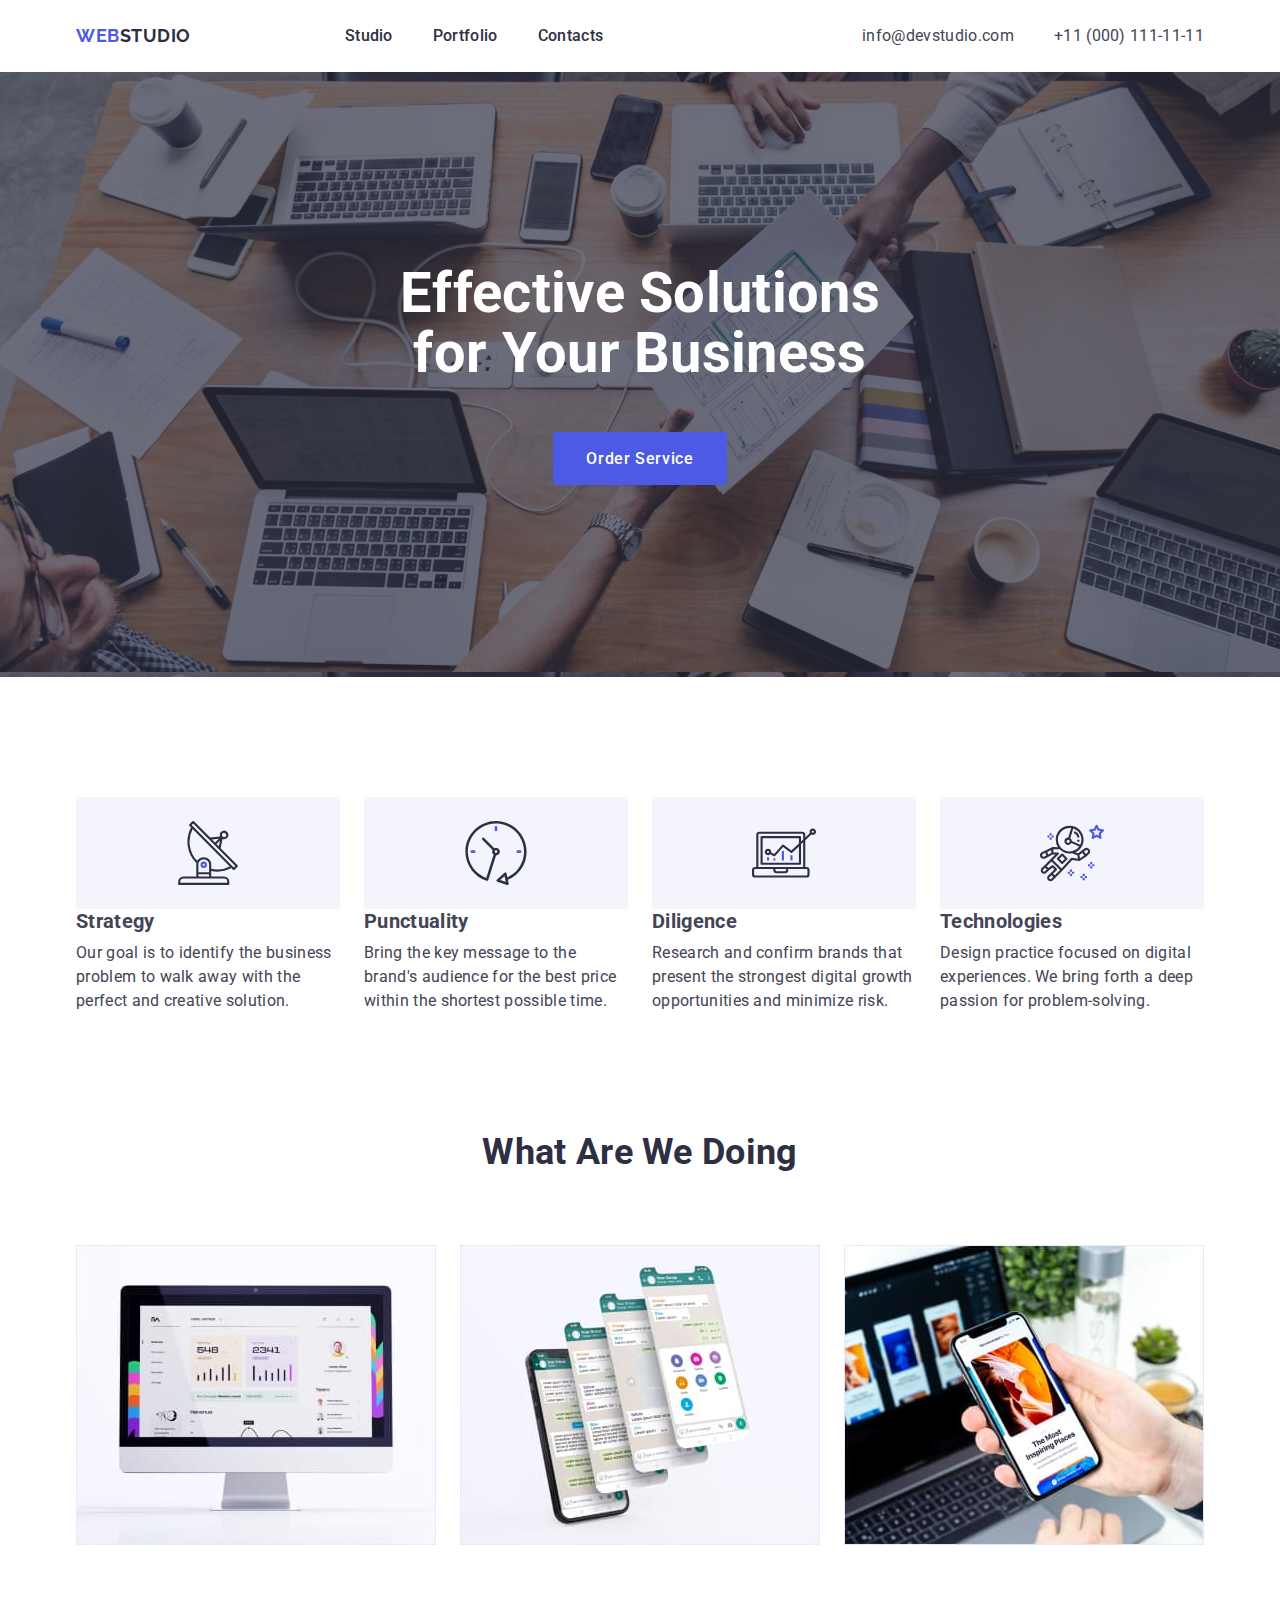
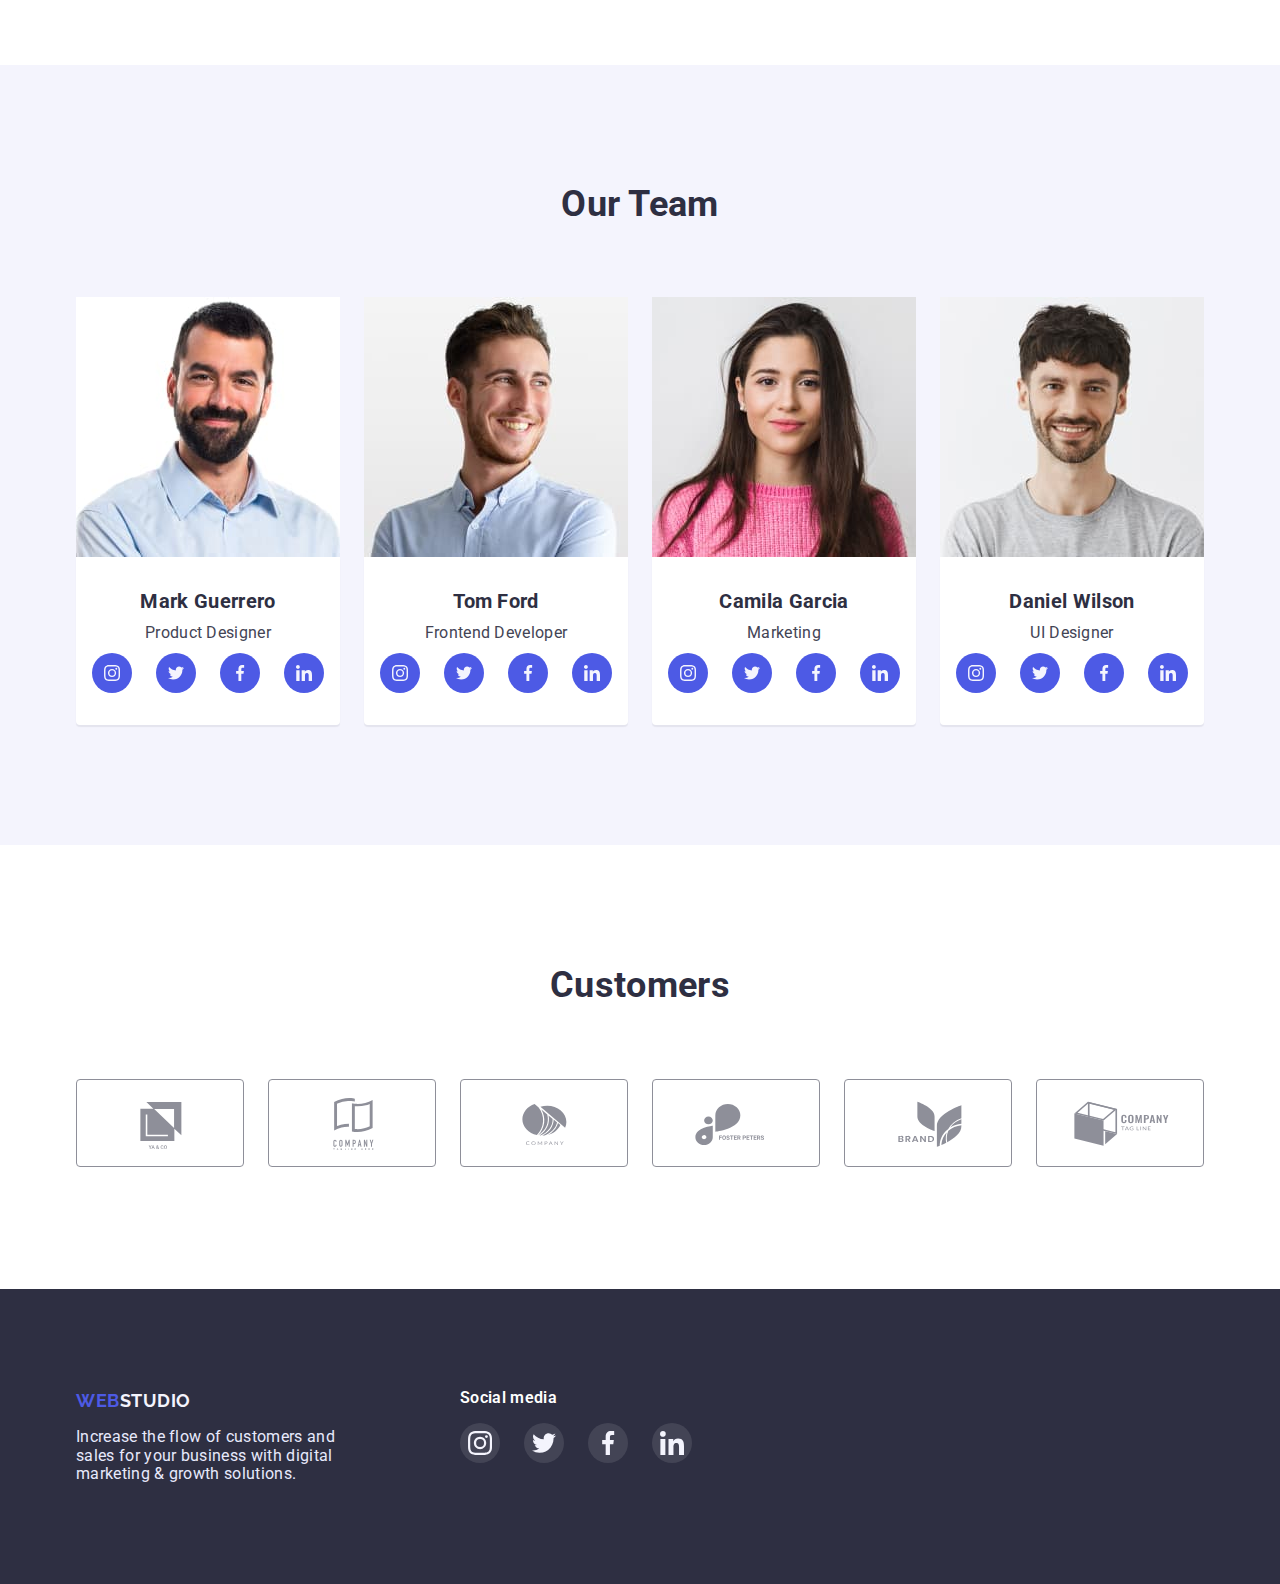
<file: index.html>
<!DOCTYPE html>
<html lang="en">
  <head>
    <meta charset="UTF-8" />
    <meta http-equiv="X-UA-Compatible" content="IE=edge" />
    <meta name="viewport" content="width=device-width, initial-scale=1.0" />
    <title>Studio</title>
    <link rel="preconnect" href="https://fonts.googleapis.com" />
    <link rel="preconnect" href="https://fonts.gstatic.com" crossorigin />
    <link
      href="https://fonts.googleapis.com/css2?family=Raleway:wght@700&family=Roboto:wght@400;500;700;900&display=swap"
      rel="stylesheet"/>
      <link rel="stylesheet" href="https://cdn.jsdelivr.net/npm/modern-normalize@1.1.0/modern-normalize.min.css">
    <link rel="stylesheet" href="./styles.css" />
  </head>
  <body>
    <header class="header">
     <div class="container container-page-header">
      <nav class="nav">
        <a href="./index.html" class="logo link">Web<span class="logo logo-header">Studio</span></a>
        <ul class="nav-list list">
          <li class="item"><a href="./index.html" class="nav-link link">Studio</a></li>
          <li class="item">
            <a href="./portfolio.html" class="nav-link link">Portfolio</a>
          </li>
          <li class="item"><a href="#" class="nav-link link">Contacts</a></li>
        </ul>
      </nav>
      <ul class="address-list list">
        <li>
          <a href="mailto:info@devstudio.com" class="address-link link">info@devstudio.com</a>
        </li>
        <li>
          <a href="tel:+11(000)1111111" class="address-link link">+11 (000) 111-11-11</a>
        </li>
      </ul>
     </div>
    </header>
    <main>
      <section class="hero">
        <div class="container">
        <h1 class="hero-title">Effective Solutions for Your Business</h1>
        <button type="button" class="hero-button">Order Service</button>
      </div>
      </section>
      <section class="features">
        <h2 hidden class="features-title">Our benefits</h2>
        <ul class="features-list list container">
          <li class="item">
            <div class="features-wrapper">
              <svg class="features-icon" width="64" height="64" >
                <use href="./images/sprite.svg#icon-antenna" ></use>
              </svg>
            </div>
            <h3 class="title">Strategy</h3>
            <p class="text">
              Our goal is to identify the business problem to walk away with the
              perfect and creative solution. 
            </p>
          </li>
          <li class="item">
            <div class="features-wrapper">
              <svg class="features-icon" width="64" height="64" >
                <use href="./images/sprite.svg#icon-clock" ></use>
              </svg>
            </div>
            <h3 class="title">Punctuality</h3>
            <p class="text">
              Bring the key message to the brand's audience for the best price
              within the shortest possible time.
            </p>
          </li>
          <li class="item"> 
            <div class="features-wrapper">
              <svg class="features-icon" width="64" height="64" >
                <use href="./images/sprite.svg#icon-diagram" ></use>
              </svg>
            </div>
            <h3 class="title">Diligence</h3>
            <p class="text">
              Research and confirm brands that present the strongest digital
              growth opportunities and minimize risk.
            </p>
          </li>
          <li class="item">
            <div class="features-wrapper">
              <svg class="features-icon" width="64" height="64" >
                <use href="./images/sprite.svg#icon-astronaut" ></use>
              </svg>
            </div>
            <h3 class="title">Technologies</h3>
            <p class="text">
              Design practice focused on digital experiences. We bring forth a
              deep passion for problem-solving.
            </p>
          </li>
        </ul>
      </section>
      <section class="concept">
   <div class="container">
    <h2 class="concept-title">What are we doing</h2>
    <ul class="concept-list list">
      <li class="item">
      <img
      class="concept-image"
      src="./images/computer.jpg"
      alt="Screen of the computer"
      width="360"
      height="300"/>
  </li>

      <li class="item">
        <img
          class="concept-image"
          src="./images/phone.jpg"
          alt="Phone"
          width="360"
          height="300"/>
      </li>
      <li class="item">
        <img
          class="concept-image"
          src="./images/laptop-and-phone.jpg"
          alt="Laptop and phone"
          width="360"
          height="300"/>
      </li>
      
    </ul>
   </div>
      </section>
      <section class="team">
<div class="container">
  <h2 class="team-title">Our Team</h2>
  <ul class="team-list list">
    <li class="item">
      <img
        class="emploee-image"
        src="./images/mark-guerrero.jpg"
        alt="Product Designer"
        width="264"
        height="260"/>
        <div class="emploee-card-wrapper">
          <h3 class="title">Mark Guerrero</h3>
          <p class="text">Product Designer</p>
          <ul class="social-list list">
            <li class="social-item">
              <a href="#" class="social-link">
              <svg class="social-icon" width="16" height="16" > 
                <use href="./images/sprite.svg#icon-instagram" ></use> </svg>
            </a>
            </li>
            <li class="social-item">
              <a href="#" class="social-link">
              <svg class="social-icon" width="16" height="16" > 
                <use href="./images/sprite.svg#icon-twitter"></use>
              </svg>
            </a>
          </li>
            <li class="social-item">
              <a href="#" class="social-link">
              <svg class="social-icon" width="16" height="16"> 
                <use href="./images/sprite.svg#icon-facebook"></use> </svg>
            </a>
          </li>
            <li class="social-item">
              <a href="#" class="social-link">
              <svg class="social-icon" width="16" height="16"> 
                <use href="./images/sprite.svg#icon-linkedin"></use> </svg>
            </a>
          </li>
          </ul>
        </div>


    </li>
    <li class="item">
      <img
        class="emploee-image"
        src="./images/tom-ford.jpg"
        alt="Frontend Developer"
        width="264"
        height="260"/>
     <div class="emploee-card-wrapper">
      <h3 class="title">Tom Ford</h3>
      <p class="text">Frontend Developer</p>
      <ul class="social-list list">
        <li class="social-item">
          <a href="#" class="social-link">
          <svg class="social-icon" width="16" height="16" > 
            <use href="./images/sprite.svg#icon-instagram" ></use> </svg>
        </a>
        </li>
        <li class="social-item">
          <a href="#" class="social-link">
          <svg class="social-icon" width="16" height="16" > 
            <use href="./images/sprite.svg#icon-twitter"></use>
          </svg>
        </a>
      </li>
        <li class="social-item">
          <a href="#" class="social-link">
          <svg class="social-icon" width="16" height="16"> 
            <use href="./images/sprite.svg#icon-facebook"></use> </svg>
        </a>
      </li>
        <li class="social-item">
          <a href="#" class="social-link">
          <svg class="social-icon" width="16" height="16"> 
            <use href="./images/sprite.svg#icon-linkedin"></use> </svg>
        </a>
      </li>
      </ul>
     </div>
    </li>
    <li class="item">
      <img
        class="emploee-image"
        src="./images/camila-garcia.jpg"
        alt="Marketing Manager"
        width="264"
        height="260"/>
        <div class="emploee-card-wrapper">
          <h3 class="title">Camila Garcia</h3>
          <p class="text">Marketing</p>
          <ul class="social-list list">
            <li class="social-item">
              <a href="#" class="social-link">
              <svg class="social-icon" width="16" height="16" > 
                <use href="./images/sprite.svg#icon-instagram" ></use> </svg>
            </a>
            </li>
            <li class="social-item">
              <a href="#" class="social-link">
              <svg class="social-icon" width="16" height="16" > 
                <use href="./images/sprite.svg#icon-twitter"></use>
              </svg>
            </a>
          </li>
            <li class="social-item">
              <a href="#" class="social-link">
              <svg class="social-icon" width="16" height="16"> 
                <use href="./images/sprite.svg#icon-facebook"></use> </svg>
            </a>
          </li>
            <li class="social-item">
              <a href="#" class="social-link">
              <svg class="social-icon" width="16" height="16"> 
                <use href="./images/sprite.svg#icon-linkedin"></use> </svg>
            </a>
          </li>
          </ul>
         </div>

    </li>
    <li class="item">
      <img
        class="emploee-image"
        src="./images/daniel-wilson.jpg"
        alt="UI Designer"
        width="264"
        height="260"/>
        <div class="emploee-card-wrapper">
          <h3 class="title">Daniel Wilson</h3>
          <p class="text">UI Designer</p>
          <ul class="social-list list">
            <li class="social-item">
              <a href="#" class="social-link">
              <svg class="social-icon" width="16" height="16" > 
                <use href="./images/sprite.svg#icon-instagram" ></use> </svg>
            </a>
            </li>
            <li class="social-item">
              <a href="#" class="social-link">
              <svg class="social-icon" width="16" height="16" > 
                <use href="./images/sprite.svg#icon-twitter"></use>
              </svg>
            </a>
          </li>
            <li class="social-item">
              <a href="#" class="social-link">
              <svg class="social-icon" width="16" height="16"> 
                <use href="./images/sprite.svg#icon-facebook"></use> </svg>
            </a>
          </li>
            <li class="social-item">
              <a href="#" class="social-link">
              <svg class="social-icon" width="16" height="16"> 
                <use href="./images/sprite.svg#icon-linkedin"></use> </svg>
            </a>
          </li>
          </ul>
         </div>

    </li>
  </ul>
</div>
      </section>
      <section class="customers">
        <div class="container">
          <h2 class="customers-title">Customers</h2>
          <ul class="customers-list list">
            <li class="customers-item"> 
              <a class="customers-link" href="#">
                <svg class="customers-icon" width="104" height="56" >
                  <use href="./images/sprite.svg#icon-logo"></use>
                </svg>
              </a>
          </li>
            <li class="customers-item"> 
              <a class="customers-link" href="#">
                <svg class="customers-icon" width="104" height="56">
                  <use href="./images/sprite.svg#icon-logo-1" ></use>
                </svg>
              </a>
</li>
            <li class="customers-item"> 
              <a class="customers-link" href="#">
                <svg class="customers-icon" width="104" height="56">
                  <use href="./images/sprite.svg#icon-logo-2" ></use>
                </svg>
              </a>
              </li>
            <li class="customers-item"> 
              <a class="customers-link" href="#">
                <svg class="customers-icon" width="104" height="56">
                  <use href="./images/sprite.svg#icon-logo-3" ></use>
                </svg>

              </a>
              </li>
            <li class="customers-item"> 
              <a class="customers-link" href="#">
                <svg class="customers-icon" width="104" height="56">
                  <use href="./images/sprite.svg#icon-logo-4" ></use>
                </svg>
              </a>
              </li>
            <li class="customers-item"> 
              <a class="customers-link" href="#">
                <svg class="customers-icon" width="104" height="56">
                  <use href="./images/sprite.svg#icon-logo-5" ></use>
                </svg>
              </a>
              </li>
          </ul>
        </div>
      </section>
    </main>
    <footer class="footer">
      <div class="container flex">
<div class="footer-wrapper-description">
  <a href="./index.html" class="logo link">WEB<span class="logo-footer">STUDIO</span></a>
  <p class="text-footer">
    Increase the flow of customers and sales for your business with digital
    marketing & growth solutions.</p>
</div>
   <div class="footer-social-wrapper">
    <p class="text">Social media</p>
    <ul class="social-list list">
      <li class="social-item">
        <a href="#" class="social-link dark-theme">
        <svg class="social-icon" width="24" height="24" > 
          <use href="./images/sprite.svg#icon-instagram" ></use> </svg>
      </a>
      </li>
      <li class="social-item">
        <a href="#" class="social-link dark-theme">
        <svg class="social-icon" width="24" height="24" > 
          <use href="./images/sprite.svg#icon-twitter"></use>
        </svg>
      </a>
    </li>
      <li class="social-item">
        <a href="#" class="social-link dark-theme">
        <svg class="social-icon" width="24" height="24"> 
          <use href="./images/sprite.svg#icon-facebook"></use> </svg>
      </a>
    </li>
      <li class="social-item">
        <a href="#" class="social-link dark-theme">
        <svg class="social-icon" width="24" height="24"> 
          <use href="./images/sprite.svg#icon-linkedin"></use> </svg>
      </a>
    </li>
    </ul>
   </div>
      </div>

      </p>
    </footer>
  </body>
</html>
</file>
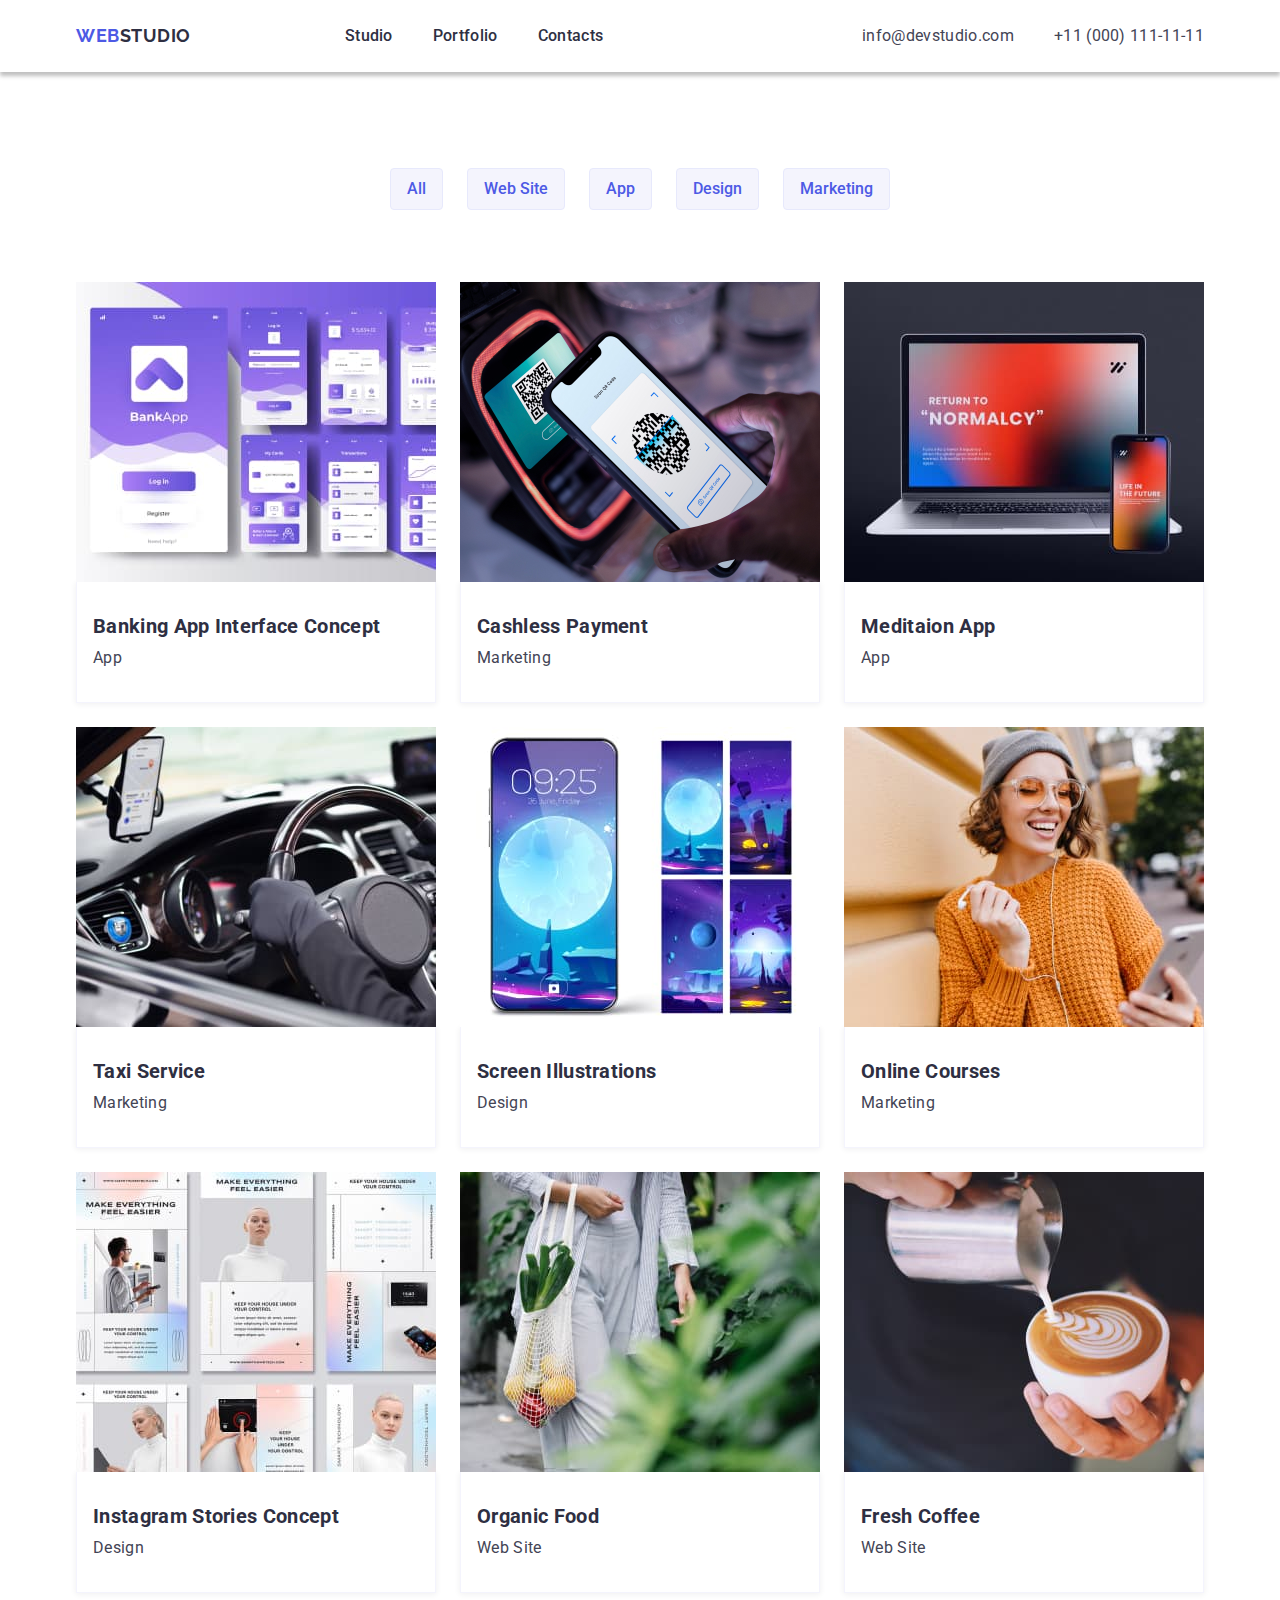
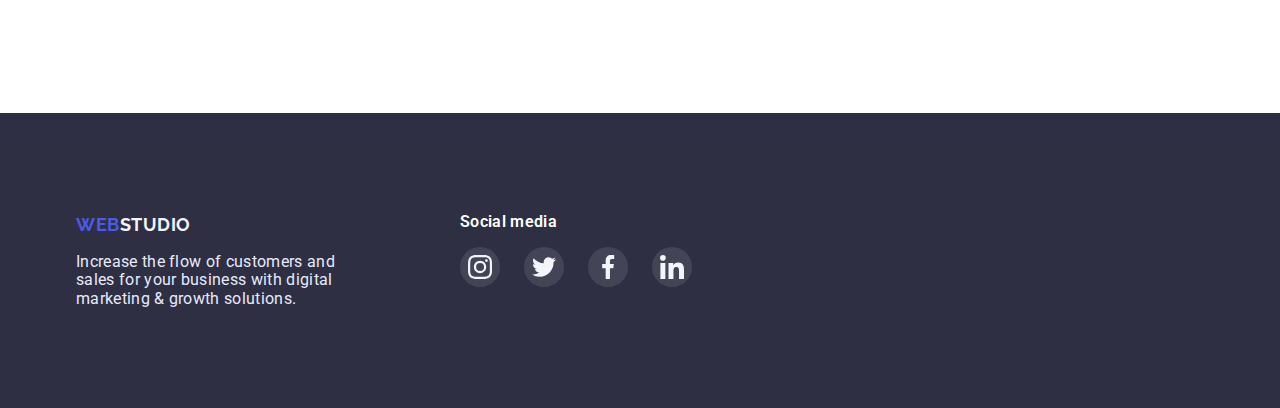
<file: portfolio.html>
<!DOCTYPE html>
<html lang="en">
  <head>
    <meta charset="UTF-8" />
    <meta http-equiv="X-UA-Compatible" content="IE=edge" />
    <meta name="viewport" content="width=device-width, initial-scale=1.0" />
    <title>Portfolio</title>
    <link rel="preconnect" href="https://fonts.googleapis.com" />
    <link rel="preconnect" href="https://fonts.gstatic.com" crossorigin />
    <link
      href="https://fonts.googleapis.com/css2?family=Raleway:wght@700&family=Roboto:wght@400;500;700;900&display=swap"
      rel="stylesheet"
    />
    <link rel="stylesheet" href="https://cdn.jsdelivr.net/npm/modern-normalize@1.1.0/modern-normalize.min.css">
    <link rel="stylesheet" href="./styles.css" />
  </head>
  <body>
    <header class="header">
      <div class="container container-page-header">
       <nav class="nav">
         <a href="./index.html" class="logo link">Web<span class="logo logo-header">Studio</span></a>
         <ul class="nav-list list">
           <li><a href="./index.html" class="nav-link link">Studio</a></li>
           <li>
             <a href="./portfolio.html" class="nav-link link">Portfolio</a>
           </li>
           <li><a href="#" class="nav-link link">Contacts</a></li>
         </ul>
       </nav>
       <ul class="address-list list">
         <li>
           <a href="mailto:info@devstudio.com" class="address-link link">info@devstudio.com</a>
         </li>
         <li>
           <a href="tel:+11(000)1111111" class="address-link link">+11 (000) 111-11-11</a>
         </li>
       </ul>
      </div>
     </header>
    <main>
      <section class="filtr">
<div class="container">
  <h1 hidden class="filtr-title">Filtr</h1>

  <ul class="filtr-list list">
    <li class="item"><button type="button" class="filtr-button">All</button></li>
    <li class="item"><button type="button" class="filtr-button">Web Site</button></li>
    <li class="item"><button type="button" class="filtr-button">App</button></li>
    <li class="item"><button type="button" class="filtr-button">Design</button></li>
    <li class="item"><button type="button" class="filtr-button">Marketing</button></li>
  </ul>
  <ul class="sample-list list">
    <li class="item">
      <a href="#" class="sample-link link">
          <img
        class="sample-list-image"
        src="./images-portfolio/banking-app-interface-concept.jpg"
        alt="view of interface concept for banking app"
        width="360"
        height="300"/>
      <!-- <p class="text-hidden">
        14 Stylish and User-Friendly App Design Concepts · Task Manager
        App · Calorie Tracker App · Exotic Fruit Ecommerce App · Cloud
        Storage App
      </p> -->
      <div class="sample-card-wrapper">
        <h2 class="title">Banking App Interface Concept</h2>
        <p class="text">App</p>
      </div>
      </a>
    </li>
    <li class="item">
      <a href="#" class="sample-link link"><img
        class="sample-list-image"
        src="./images-portfolio/cashles-payment.jpg"
        alt="the phone pay for something with QR code"
        width="360"
        height="300"/>
      <!-- <p class="text-hidden">
        14 Stylish and User-Friendly App Design Concepts · Task Manager
        App · Calorie Tracker App · Exotic Fruit Ecommerce App · Cloud
        Storage App
      </p> -->
      <div class="sample-card-wrapper">
        <h2 class="title">Cashless Payment</h2>
        <p class="text">Marketing</p>
      </div>
    </a>
    </li>

    <li class="item">
      <a href="#" class="sample-link link">
        <img
        class="sample-list-image"
        src="./images-portfolio/meditaion-app.jpg"
        alt="laptop and phone show an app"
        width="360"
        height="300"/>
      <!-- <p class="text-hidden">
        14 Stylish and User-Friendly App Design Concepts · Task Manager
        App · Calorie Tracker App · Exotic Fruit Ecommerce App · Cloud
        Storage App
      </p> -->
      <div class="sample-card-wrapper">
        <h2 class="title">Meditaion App</h2>
        <p class="text">App</p>
      </div>
    </a>
    </li>
    <li class="item">
      <a href="#" class="sample-link link"><img
        class="sample-list-image"
        src="./images-portfolio/taxi-service.jpg"
        alt="taxiest driving a car using app"
        width="360"
        height="300"/>
      <!-- <p class="text-hidden">
        14 Stylish and User-Friendly App Design Concepts · Task Manager
        App · Calorie Tracker App · Exotic Fruit Ecommerce App · Cloud
        Storage App
      </p> -->
      <div class="sample-card-wrapper">
        <h2 class="title">Taxi Service</h2>
        <p class="text">Marketing</p>
      </div>
    </a>
    </li>
    <li class="item">
      <a href="#" class="sample-link link">
        <img
        class="sample-list-image"
        src="./images-portfolio/screen-illustrations.jpg"
        alt="different screen illustration of app"
        width="360"
        height="300"/>
      <!-- <p class="text-hidden">
        14 Stylish and User-Friendly App Design Concepts · Task Manager
        App · Calorie Tracker App · Exotic Fruit Ecommerce App · Cloud
        Storage App
      </p> -->
      <div class="sample-card-wrapper">
        <h2 class="title">Screen Illustrations</h2>
        <p class="text">Design</p>
      </div>
    </a>
    </li>
    <li class="item">
      <a href="#" class="sample-link link"><img
        class="sample-list-image"
        src="./images-portfolio/online-courses.jpg"
        alt="girl using an app on the phone"
        width="360"
        height="300"/>
      <!-- <p class="text-hidden">
        14 Stylish and User-Friendly App Design Concepts · Task Manager
        App · Calorie Tracker App · Exotic Fruit Ecommerce App · Cloud
        Storage App
      </p> -->
      <div class="sample-card-wrapper">
        <h2 class="title">Online Courses</h2>
        <p class="text">Marketing</p>
      </div>
    </a>
    </li>
    <li class="item">
      <a href="#" class="sample-link link"><img
        class="sample-list-image"
        src="./images-portfolio/instagram-stories-concept.jpg"
        alt="different contents for instagram"
        width="360"
        height="300"/>
      <!-- <p class="text-hidden">
        14 Stylish and User-Friendly App Design Concepts · Task Manager
        App · Calorie Tracker App · Exotic Fruit Ecommerce App · Cloud
        Storage App
      </p> -->
      <div class="sample-card-wrapper">
        <h2 class="title">Instagram Stories Concept</h2>
        <p class="text">Design</p>
      </div>
    </a>
    </li>
    <li class="item">
      <a href="#" class="sample-link link">
        <img
        class="sample-list-image"
        src="./images-portfolio/organic-food.jpg"
        alt="woman carries a bag with organic food"
        width="360"
        height="300"/>
      <!-- <p class="text-hidden">
        14 Stylish and User-Friendly App Design Concepts · Task Manager
        App · Calorie Tracker App · Exotic Fruit Ecommerce App · Cloud
        Storage App
      </p> -->
      <div class="sample-card-wrapper">
        <h2 class="title">Organic Food</h2>
        <p class="text">Web Site</p>
      </div>
    </a>
    </li>

    <li class="item">
      <a href="#" class="sample-link link"><img
        class="sample-list-image"
        src="./images-portfolio/fresh-coffee.jpg"
        alt="somebody is doing cappuchino using latte-art"
        width="360"
        height="300"/>
      <!-- <p class="text-hidden">
        14 Stylish and User-Friendly App Design Concepts · Task Manager
        App · Calorie Tracker App · Exotic Fruit Ecommerce App · Cloud
        Storage App
      </p> -->
      <div class="sample-card-wrapper">
        <h2 class="title">Fresh Coffee</h2>
        <p class="text">Web Site</p>
      </div>
    </a>

    </li>
  </ul>
</div>
      </section>
    </main>
    <footer class="footer">
      <div class="container flex">
<div class="footer-wrapper-description">
  <a href="./index.html" class="logo link">WEB<span class="logo-footer">STUDIO</span></a>
  <p class="text-footer">
    Increase the flow of customers and sales for your business with digital
    marketing & growth solutions.</p>
</div>
   <div class="footer-social-wrapper">
    <p class="text">Social media</p>
    <ul class="social-list list">
      <li class="social-item">
        <a href="#" class="social-link dark-theme">
        <svg class="social-icon" width="24" height="24" > 
          <use href="./images/sprite.svg#icon-instagram" ></use> </svg>
      </a>
      </li>
      <li class="social-item">
        <a href="#" class="social-link dark-theme">
        <svg class="social-icon" width="24" height="24" > 
          <use href="./images/sprite.svg#icon-twitter"></use>
        </svg>
      </a>
    </li>
      <li class="social-item">
        <a href="#" class="social-link dark-theme">
        <svg class="social-icon" width="24" height="24"> 
          <use href="./images/sprite.svg#icon-facebook"></use> </svg>
      </a>
    </li>
      <li class="social-item">
        <a href="#" class="social-link dark-theme">
        <svg class="social-icon" width="24" height="24"> 
          <use href="./images/sprite.svg#icon-linkedin"></use> </svg>
      </a>
    </li>
    </ul>
   </div>
      </div>

      </p>
    </footer>
  </body>
</html>
</file>
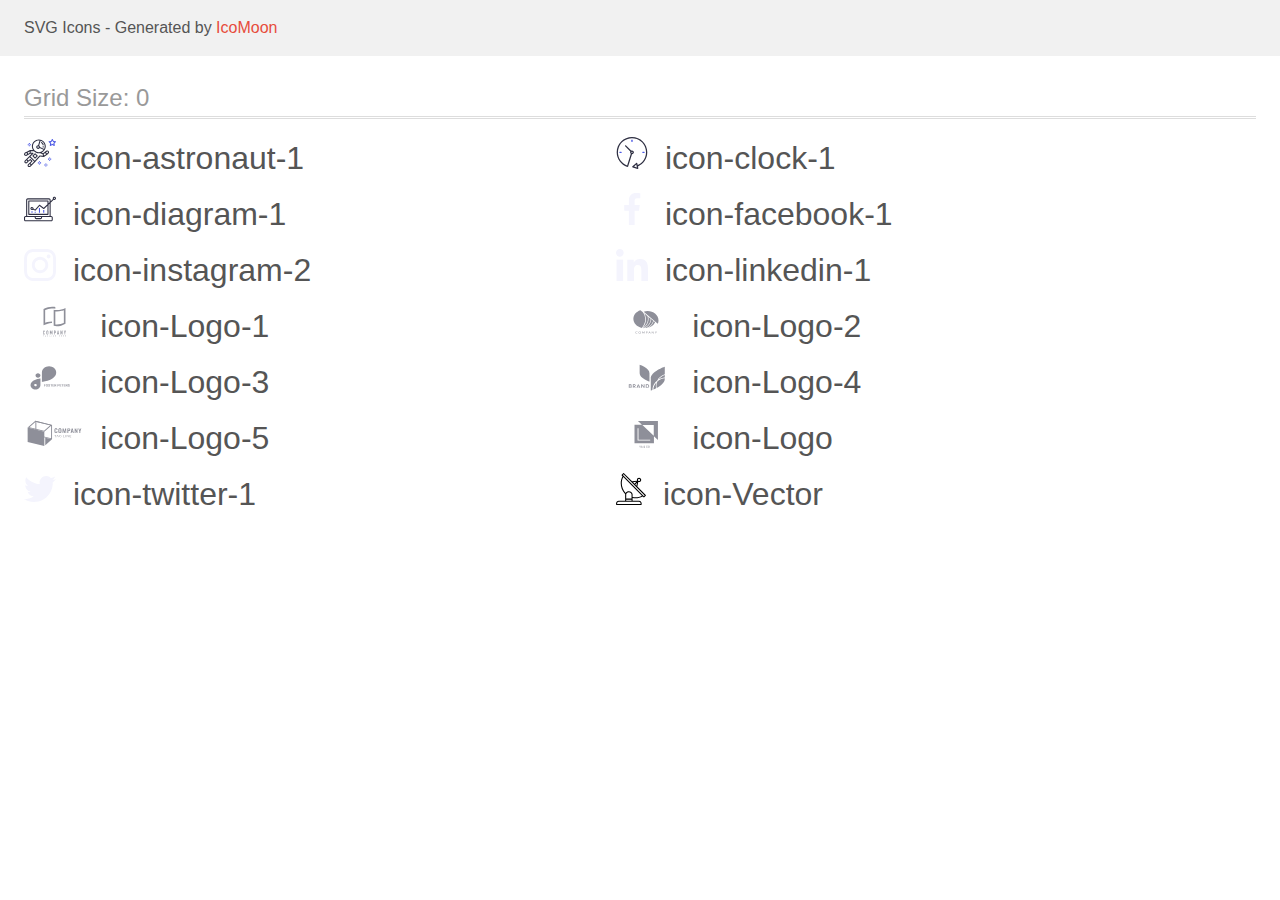
<file: icomoon/demo.html>
<!doctype html>
<html>
<head>
    <title>IcoMoon - SVG Icons</title>
    <meta charset="utf-8">
    <meta name="viewport" content="width=device-width, initial-scale=1">
    <link rel="stylesheet" href="demo-files/demo.css">
    <link rel="stylesheet" href="style.css">
</head>
<body>
<svg aria-hidden="true" style="position: absolute; width: 0; height: 0; overflow: hidden;" version="1.1" xmlns="http://www.w3.org/2000/svg" xmlns:xlink="http://www.w3.org/1999/xlink">
<defs>
<symbol id="icon-astronaut-1" viewBox="0 0 32 32">
<path fill="#4d5ae5" style="fill: var(--color1, #4d5ae5)" d="M31.974 4.524c-0.063-0.193-0.229-0.333-0.43-0.363l-1.91-0.278-0.855-1.731c-0.179-0.365-0.777-0.365-0.956 0l-0.855 1.731-1.91 0.278c-0.201 0.029-0.367 0.17-0.431 0.363-0.062 0.193-0.011 0.405 0.135 0.547l1.383 1.348-0.326 1.903c-0.034 0.2 0.048 0.402 0.212 0.522 0.166 0.121 0.382 0.135 0.562 0.040l1.709-0.899 1.709 0.899c0.078 0.041 0.164 0.061 0.249 0.061 0.11 0 0.221-0.034 0.314-0.102 0.164-0.119 0.246-0.322 0.212-0.522l-0.326-1.903 1.383-1.348c0.145-0.142 0.197-0.354 0.135-0.547zM29.511 5.851c-0.125 0.122-0.183 0.299-0.153 0.472l0.191 1.114-1-0.526c-0.078-0.041-0.163-0.061-0.249-0.061s-0.17 0.020-0.249 0.061l-1.001 0.526 0.191-1.114c0.030-0.173-0.028-0.349-0.153-0.472l-0.81-0.789 1.119-0.163c0.174-0.025 0.324-0.134 0.402-0.292l0.5-1.013 0.5 1.013c0.078 0.157 0.228 0.267 0.402 0.292l1.119 0.163-0.809 0.789z"></path>
<path fill="#4d5ae5" style="fill: var(--color1, #4d5ae5)" d="M26.134 20.522h-1.067v1.067h1.067v-1.067z"></path>
<path fill="#4d5ae5" style="fill: var(--color1, #4d5ae5)" d="M26.134 22.656h-1.067v1.067h1.067v-1.067z"></path>
<path fill="#4d5ae5" style="fill: var(--color1, #4d5ae5)" d="M27.2 21.589h-1.067v1.067h1.067v-1.067z"></path>
<path fill="#4d5ae5" style="fill: var(--color1, #4d5ae5)" d="M25.067 21.589h-1.067v1.067h1.067v-1.067z"></path>
<path fill="#4d5ae5" style="fill: var(--color1, #4d5ae5)" d="M22.4 26.389h-1.067v1.067h1.067v-1.067z"></path>
<path fill="#4d5ae5" style="fill: var(--color1, #4d5ae5)" d="M22.4 28.522h-1.067v1.067h1.067v-1.067z"></path>
<path fill="#4d5ae5" style="fill: var(--color1, #4d5ae5)" d="M23.467 27.456h-1.067v1.067h1.067v-1.067z"></path>
<path fill="#4d5ae5" style="fill: var(--color1, #4d5ae5)" d="M21.333 27.456h-1.067v1.067h1.067v-1.067z"></path>
<path fill="#4d5ae5" style="fill: var(--color1, #4d5ae5)" d="M16 24.256h-1.067v1.067h1.067v-1.067z"></path>
<path fill="#4d5ae5" style="fill: var(--color1, #4d5ae5)" d="M16 26.389h-1.067v1.067h1.067v-1.067z"></path>
<path fill="#4d5ae5" style="fill: var(--color1, #4d5ae5)" d="M17.067 25.322h-1.067v1.067h1.067v-1.067z"></path>
<path fill="#4d5ae5" style="fill: var(--color1, #4d5ae5)" d="M14.933 25.322h-1.067v1.067h1.067v-1.067z"></path>
<path fill="#4d5ae5" style="fill: var(--color1, #4d5ae5)" d="M5.867 6.122h-1.067v1.067h1.067v-1.067z"></path>
<path fill="#4d5ae5" style="fill: var(--color1, #4d5ae5)" d="M5.867 8.255h-1.067v1.067h1.067v-1.067z"></path>
<path fill="#4d5ae5" style="fill: var(--color1, #4d5ae5)" d="M6.933 7.189h-1.067v1.067h1.067v-1.067z"></path>
<path fill="#4d5ae5" style="fill: var(--color1, #4d5ae5)" d="M4.8 7.189h-1.067v1.067h1.067v-1.067z"></path>
<path fill="#2e2f42" style="fill: var(--color2, #2e2f42)" d="M24.715 14.159c-0.287-0.388-0.709-0.637-1.188-0.705-0.481-0.068-0.956 0.058-1.34 0.352l-1.252 0.96-1.898 1.417-1.358-0.541c2.421-1.086 4.114-3.508 4.114-6.32 0-3.823-3.123-6.933-6.961-6.933s-6.961 3.11-6.961 6.933c0 1.386 0.414 2.674 1.12 3.758l-2.764-0.024c-0.002 0-0.003 0-0.005 0-0.009 0-0.015 0.004-0.023 0.005-0.053 0.002-0.105 0.013-0.155 0.031-0.013 0.005-0.026 0.008-0.038 0.013-0.006 0.003-0.013 0.003-0.019 0.006l-3.233 1.596c-0.001 0-0.001 0-0.001 0.001l-1.893 0.911c-0.021 0.009-0.042 0.021-0.063 0.035-0.755 0.502-1.012 1.489-0.598 2.295 0.22 0.429 0.595 0.745 1.056 0.889 0.178 0.055 0.359 0.083 0.539 0.083 0.29 0 0.577-0.071 0.839-0.211l1.388-0.738 2.264-1.169 1.357-0.008-5.442 5.416c-0.001 0.001-0.001 0.001-0.002 0.001l-1.339 1.333c-0.316 0.315-0.49 0.732-0.49 1.178s0.174 0.863 0.49 1.179c0.325 0.323 0.752 0.485 1.179 0.485s0.854-0.162 1.18-0.485l1.314-1.309 1.741-1.3 0.901 0.897-1.762 1.754c-0 0.001-0.001 0.001-0.002 0.001l-1.339 1.333c-0.316 0.315-0.49 0.732-0.49 1.178s0.174 0.863 0.49 1.179c0.325 0.323 0.753 0.485 1.18 0.485s0.855-0.162 1.18-0.485l3.482-3.467c0.001-0.001 0.001-0.001 0.001-0.002l1.010-1-0.004-0.004c0.006-0.006 0.015-0.009 0.022-0.015l5.166-5.658 3.471 0.494c0.025 0.004 0.050 0.005 0.075 0.005 0.065 0 0.127-0.015 0.187-0.038 0.018-0.006 0.033-0.015 0.050-0.023 0.019-0.010 0.039-0.015 0.058-0.027l3.213-2.133c0.012-0.008 0.018-0.021 0.029-0.029 0.013-0.010 0.029-0.014 0.041-0.026l1.271-1.191c0.662-0.62 0.753-1.635 0.212-2.362zM2.13 17.77c-0.173 0.093-0.37 0.111-0.558 0.052-0.187-0.058-0.338-0.186-0.427-0.358-0.161-0.314-0.068-0.695 0.214-0.902l1.314-0.632 0.449 1.313-0.992 0.527zM5.628 15.942l-1.548 0.8-0.439-1.283 2.027-1.001-0.040 1.484zM20.727 9.322c0 0.918-0.219 1.785-0.599 2.559l-4.181-1.899c-0.044-0.573-0.341-1.075-0.788-1.388l1.464-4.86c2.378 0.756 4.105 2.974 4.105 5.588zM8.938 9.322c0-3.235 2.644-5.867 5.894-5.867 0.253 0 0.5 0.021 0.745 0.052l-1.432 4.754c-0.019-0.001-0.037-0.006-0.057-0.006-1.033 0-1.873 0.837-1.873 1.867s0.84 1.867 1.873 1.867c0.694 0 1.294-0.383 1.618-0.945l3.862 1.755c-1.075 1.446-2.795 2.39-4.737 2.39-3.25 0-5.894-2.632-5.894-5.867zM14.894 10.122c0 0.441-0.362 0.8-0.806 0.8s-0.806-0.359-0.806-0.8c0-0.441 0.362-0.8 0.806-0.8s0.806 0.359 0.806 0.8zM2.465 25.146c-0.236 0.234-0.619 0.234-0.854 0.001-0.114-0.114-0.176-0.263-0.176-0.423s0.062-0.309 0.176-0.421l0.962-0.958 0.851 0.848-0.959 0.955zM5.679 28.88c-0.236 0.234-0.619 0.235-0.855 0.001-0.114-0.114-0.176-0.263-0.176-0.423s0.062-0.309 0.176-0.421l0.963-0.959 0.852 0.848-0.96 0.955zM9.16 25.411c-0.001 0-0.001 0-0.002 0.001l-1.765 1.76-0.852-0.848 1.763-1.755c0 0 0 0 0-0s0.001-0.001 0.002-0.001c0.040-0.040 0.065-0.088 0.090-0.135 0.007-0.014 0.020-0.026 0.026-0.040 0.017-0.041 0.019-0.085 0.026-0.129 0.003-0.025 0.014-0.047 0.014-0.073 0-0.036-0.013-0.070-0.020-0.106-0.006-0.032-0.006-0.065-0.019-0.095-0.020-0.050-0.055-0.094-0.091-0.138-0.010-0.012-0.014-0.027-0.025-0.038 0 0 0 0-0.001 0s-0.001-0.002-0.001-0.002l-1.607-1.6c-0.017-0.017-0.039-0.024-0.058-0.038-0.028-0.022-0.055-0.042-0.087-0.058-0.030-0.015-0.061-0.024-0.093-0.033-0.034-0.010-0.067-0.017-0.103-0.020-0.033-0.002-0.063 0.001-0.095 0.005-0.036 0.004-0.069 0.009-0.104 0.020-0.034 0.011-0.063 0.027-0.094 0.045-0.020 0.011-0.042 0.015-0.061 0.029l-1.773 1.324-0.901-0.897 2.399-2.386 4.361 4.289-0.928 0.919zM15.979 18.394c-0.015-0.002-0.030 0.004-0.045 0.003-0.039-0.002-0.076 0.001-0.115 0.007-0.030 0.005-0.059 0.011-0.088 0.021-0.034 0.012-0.065 0.028-0.097 0.047-0.030 0.018-0.057 0.037-0.083 0.061-0.013 0.011-0.028 0.017-0.040 0.029l-4.698 5.146-4.328-4.257 2.833-2.818c0.209-0.208 0.21-0.546 0.002-0.755-0.105-0.105-0.243-0.157-0.381-0.156v-0.001l-2.219 0.013 0.028-1.607 3.104 0.027c1.265 1.294 3.029 2.101 4.981 2.101 0.437 0 0.864-0.045 1.279-0.123 0.040 0.032 0.079 0.065 0.13 0.085l2.41 0.96 0.152 0.758 0.178 0.885-3.003-0.427zM20.020 18.572l-0.313-1.558 1.446-1.080 0.947 1.257-2.080 1.381zM23.774 15.741l-0.838 0.785-0.931-1.236 0.831-0.637c0.155-0.119 0.351-0.168 0.543-0.143 0.193 0.027 0.364 0.128 0.48 0.284 0.217 0.292 0.18 0.699-0.085 0.947z"></path>
<path fill="#2e2f42" style="fill: var(--color2, #2e2f42)" d="M13.602 18.544l-2.143-2.133c-0.207-0.207-0.545-0.207-0.753 0l-2.142 2.133c-0.1 0.101-0.157 0.236-0.157 0.378s0.056 0.278 0.157 0.378l2.142 2.133c0.104 0.103 0.241 0.155 0.377 0.155s0.273-0.052 0.376-0.155l2.143-2.133c0.1-0.1 0.157-0.236 0.157-0.378s-0.057-0.278-0.157-0.378zM11.083 20.303l-1.387-1.381 1.387-1.381 1.387 1.381-1.387 1.381z"></path>
<path fill="#2e2f42" style="fill: var(--color2, #2e2f42)" d="M17.164 5.071l-0.258 1.036c0.071 0.018 1.738 0.452 1.738 2.149h1.067c-0-2.017-1.666-2.965-2.547-3.185z"></path>
<path fill="#2e2f42" style="fill: var(--color2, #2e2f42)" d="M19.711 9.322h-1.067v1.067h1.067v-1.067z"></path>
</symbol>
<symbol id="icon-clock-1" viewBox="0 0 32 32">
<path fill="#2e2f42" style="fill: var(--color2, #2e2f42)" d="M31.297 15.301c-0.002-8.452-6.855-15.303-15.308-15.301s-15.303 6.855-15.301 15.308c0.001 6.658 4.307 12.551 10.649 14.576 0.061 0.019 0.124 0.029 0.187 0.029 0.121-0 0.239-0.032 0.342-0.094 0.135-0.080 0.236-0.207 0.283-0.356l3.865-12.25c1.057-0.005 1.909-0.866 1.903-1.923s-0.866-1.909-1.923-1.903c-0.284 0.001-0.565 0.067-0.82 0.191l-5.106-5.107c-0.253-0.245-0.657-0.238-0.902 0.016-0.239 0.247-0.239 0.639 0 0.886l5.103 5.109c-0.392 0.799-0.168 1.764 0.536 2.309l-3.683 11.673c-7.278-2.681-11.004-10.754-8.323-18.032s10.754-11.004 18.032-8.323c7.278 2.681 11.004 10.754 8.323 18.032-1.31 3.556-4.001 6.431-7.462 7.973l-0.398-1.874c-0.073-0.345-0.411-0.565-0.756-0.492-0.109 0.023-0.209 0.074-0.293 0.148l-3.837 3.426c-0.263 0.234-0.287 0.637-0.052 0.9 0.076 0.085 0.174 0.149 0.283 0.184l4.899 1.564c0.335 0.108 0.694-0.077 0.802-0.412 0.034-0.106 0.040-0.219 0.017-0.328l-0.391-1.839c5.664-2.388 9.342-7.942 9.329-14.089zM15.992 14.664c0.352 0 0.638 0.286 0.638 0.638s-0.286 0.638-0.638 0.638c-0.352 0-0.638-0.285-0.638-0.638s0.285-0.638 0.638-0.638zM18.093 29.528l2.184-1.948 0.603 2.84-2.787-0.892z"></path>
<path fill="#4d5ae5" style="fill: var(--color1, #4d5ae5)" d="M15.354 3.185v1.275c0 0.352 0.285 0.638 0.638 0.638s0.638-0.285 0.638-0.638v-1.275c0-0.352-0.286-0.638-0.638-0.638s-0.638 0.286-0.638 0.638z"></path>
<path fill="#4d5ae5" style="fill: var(--color1, #4d5ae5)" d="M3.876 14.664c-0.352 0-0.638 0.286-0.638 0.638s0.285 0.638 0.638 0.638h1.275c0.352 0 0.638-0.285 0.638-0.638s-0.285-0.638-0.638-0.638h-1.275z"></path>
<path fill="#4d5ae5" style="fill: var(--color1, #4d5ae5)" d="M28.108 15.939c0.352 0 0.638-0.285 0.638-0.638s-0.285-0.638-0.638-0.638h-1.275c-0.352 0-0.638 0.286-0.638 0.638s0.286 0.638 0.638 0.638h1.275z"></path>
</symbol>
<symbol id="icon-diagram-1" viewBox="0 0 32 32">
<path fill="#4d5ae5" style="fill: var(--color1, #4d5ae5)" d="M14.926 14.965h1.066v4.798h-1.066v-4.797z"></path>
<path fill="#4d5ae5" style="fill: var(--color1, #4d5ae5)" d="M19.19 17.097h1.066v2.665h-1.066v-2.665z"></path>
<path fill="#4d5ae5" style="fill: var(--color1, #4d5ae5)" d="M10.661 18.696h1.066v1.066h-1.066v-1.066z"></path>
<path fill="#4d5ae5" style="fill: var(--color1, #4d5ae5)" d="M7.463 18.163h1.066v1.599h-1.066v-1.599z"></path>
<path fill="#2e2f42" style="fill: var(--color2, #2e2f42)" d="M1.599 28.291h25.587c0.883 0 1.599-0.716 1.599-1.599v-2.132c0-0.883-0.716-1.599-1.599-1.599h-0.533v-13.293l3.028-2.868c0.703 0.346 1.553 0.136 2.013-0.499s0.396-1.508-0.152-2.068-1.42-0.644-2.065-0.198c-0.644 0.446-0.873 1.292-0.542 2.002l-2.281 2.163v-1.23c0-0.883-0.716-1.599-1.599-1.599h-21.322c-0.883 0-1.599 0.716-1.599 1.599v15.992h-0.533c-0.883 0-1.599 0.716-1.599 1.599v2.132c0 0.883 0.716 1.599 1.599 1.599zM30.384 4.837c0.294 0 0.533 0.239 0.533 0.533s-0.239 0.533-0.533 0.533c-0.294 0-0.533-0.239-0.533-0.533s0.239-0.533 0.533-0.533zM3.198 6.969c0-0.294 0.239-0.533 0.533-0.533h21.322c0.294 0 0.533 0.239 0.533 0.533v2.239l-1.066 1.013v-2.186c0-0.294-0.239-0.533-0.533-0.533h-19.19c-0.294 0-0.533 0.239-0.533 0.533v13.326c0 0.294 0.239 0.533 0.533 0.533h19.19c0.294 0 0.533-0.239 0.533-0.533v-9.674l1.066-1.010v12.284h-22.388v-15.992zM7.996 13.899c-0.721-0.002-1.354 0.478-1.546 1.174s0.105 1.433 0.725 1.801c0.62 0.368 1.41 0.276 1.928-0.226l1.853 0.93c0.215 0.108 0.476 0.057 0.636-0.123l3.939-4.431 3.872 2.901c0.208 0.156 0.498 0.139 0.686-0.039l3.365-3.188v8.131h-18.124v-12.26h18.124v2.66l-3.771 3.572-3.904-2.927c-0.222-0.166-0.534-0.135-0.718 0.072l-3.993 4.493-1.493-0.746c0.011-0.064 0.018-0.129 0.020-0.193 0-0.883-0.716-1.599-1.599-1.599zM8.529 15.498c0 0.294-0.239 0.533-0.533 0.533s-0.533-0.239-0.533-0.533c0-0.294 0.239-0.533 0.533-0.533s0.533 0.239 0.533 0.533zM11.727 24.027h5.331v0.533c0 0.294-0.239 0.533-0.533 0.533h-4.264c-0.294 0-0.533-0.239-0.533-0.533v-0.533zM1.066 24.56c0-0.294 0.239-0.533 0.533-0.533h9.062v0.533c0 0.883 0.716 1.599 1.599 1.599h4.264c0.883 0 1.599-0.716 1.599-1.599v-0.533h9.062c0.294 0 0.533 0.239 0.533 0.533v2.132c0 0.294-0.239 0.533-0.533 0.533h-25.587c-0.294 0-0.533-0.239-0.533-0.533v-2.132z"></path>
</symbol>
<symbol id="icon-facebook-1" viewBox="0 0 32 32">
<path fill="#f4f4fd" style="fill: var(--color3, #f4f4fd)" d="M21.329 5.313h2.921v-5.088c-0.504-0.069-2.237-0.225-4.256-0.225-4.212 0-7.097 2.649-7.097 7.519v4.481h-4.648v5.688h4.648v14.312h5.699v-14.311h4.46l0.708-5.688h-5.169v-3.919c0.001-1.644 0.444-2.769 2.735-2.769z"></path>
</symbol>
<symbol id="icon-instagram-2" viewBox="0 0 32 32">
<path fill="#f4f4fd" style="fill: var(--color3, #f4f4fd)" d="M31.969 9.408c-0.075-1.7-0.35-2.869-0.744-3.882-0.406-1.075-1.031-2.038-1.851-2.838-0.8-0.813-1.769-1.444-2.832-1.844-1.019-0.394-2.181-0.669-3.882-0.744-1.713-0.081-2.257-0.1-6.601-0.1s-4.888 0.019-6.595 0.094c-1.7 0.075-2.869 0.35-3.882 0.744-1.075 0.406-2.038 1.031-2.838 1.85-0.813 0.8-1.444 1.769-1.844 2.832-0.394 1.019-0.669 2.182-0.744 3.882-0.081 1.713-0.1 2.257-0.1 6.601s0.019 4.888 0.094 6.595c0.075 1.7 0.35 2.869 0.744 3.882 0.406 1.075 1.038 2.038 1.85 2.838 0.8 0.813 1.769 1.444 2.832 1.844 1.019 0.394 2.182 0.669 3.882 0.744 1.706 0.075 2.25 0.094 6.595 0.094s4.888-0.019 6.595-0.094c1.7-0.075 2.869-0.35 3.882-0.744 2.151-0.831 3.851-2.532 4.682-4.682 0.394-1.019 0.669-2.182 0.744-3.882 0.075-1.707 0.094-2.25 0.094-6.595s-0.006-4.888-0.081-6.595zM29.087 22.473c-0.069 1.563-0.331 2.407-0.55 2.969-0.538 1.394-1.644 2.5-3.038 3.038-0.563 0.219-1.413 0.481-2.969 0.55-1.688 0.075-2.194 0.094-6.464 0.094s-4.782-0.019-6.464-0.094c-1.563-0.069-2.407-0.331-2.969-0.55-0.694-0.256-1.325-0.663-1.838-1.194-0.531-0.519-0.938-1.144-1.194-1.838-0.219-0.563-0.481-1.413-0.55-2.969-0.075-1.688-0.094-2.194-0.094-6.464s0.019-4.782 0.094-6.464c0.069-1.563 0.331-2.407 0.55-2.969 0.256-0.694 0.663-1.325 1.2-1.838 0.519-0.531 1.144-0.938 1.838-1.194 0.563-0.219 1.413-0.481 2.969-0.55 1.688-0.075 2.194-0.094 6.464-0.094 4.276 0 4.782 0.019 6.464 0.094 1.563 0.069 2.407 0.331 2.969 0.55 0.694 0.256 1.325 0.662 1.838 1.194 0.531 0.519 0.938 1.144 1.194 1.838 0.219 0.563 0.481 1.413 0.55 2.969 0.075 1.688 0.094 2.194 0.094 6.464s-0.019 4.77-0.094 6.458z"></path>
<path fill="#f4f4fd" style="fill: var(--color3, #f4f4fd)" d="M16.059 7.783c-4.538 0-8.22 3.682-8.22 8.22s3.682 8.22 8.22 8.22c4.539 0 8.22-3.682 8.22-8.22s-3.682-8.22-8.22-8.22zM16.059 21.335c-2.944 0-5.332-2.388-5.332-5.332s2.388-5.332 5.332-5.332c2.945 0 5.332 2.388 5.332 5.332s-2.388 5.332-5.332 5.332z"></path>
<path fill="#f4f4fd" style="fill: var(--color3, #f4f4fd)" d="M26.524 7.458c0 1.060-0.859 1.919-1.919 1.919s-1.919-0.859-1.919-1.919c0-1.060 0.859-1.919 1.919-1.919s1.919 0.859 1.919 1.919z"></path>
</symbol>
<symbol id="icon-linkedin-1" viewBox="0 0 32 32">
<path fill="#f4f4fd" style="fill: var(--color3, #f4f4fd)" d="M31.992 32v-0.001h0.008v-11.736c0-5.741-1.236-10.164-7.948-10.164-3.227 0-5.392 1.771-6.276 3.449h-0.093v-2.913h-6.364v21.364h6.627v-10.579c0-2.785 0.528-5.479 3.977-5.479 3.399 0 3.449 3.179 3.449 5.657v10.401h6.62z"></path>
<path fill="#f4f4fd" style="fill: var(--color3, #f4f4fd)" d="M0.528 10.636h6.635v21.364h-6.635v-21.364z"></path>
<path fill="#f4f4fd" style="fill: var(--color3, #f4f4fd)" d="M3.843 0c-2.121 0-3.843 1.721-3.843 3.843s1.721 3.879 3.843 3.879c2.121 0 3.843-1.757 3.843-3.879-0.001-2.121-1.723-3.843-3.843-3.843v0z"></path>
</symbol>
<symbol id="icon-Logo-1" viewBox="0 0 59 32">
<path fill="#8e8f99" style="fill: var(--color4, #8e8f99)" d="M28.636 3.391h-0.078c-0.12-0.007-0.24-0.010-0.36-0.013v0h-0.26c-0.227 0-0.458 0.006-0.688 0.017-0.017-0.001-0.035-0.001-0.052 0-2.082 0.118-4.123 0.638-6.009 1.533l-0.247 0.119v12.652l0.578-0.196c0.507-0.174 1.048-0.331 1.607-0.477 1.512-0.388 3.065-0.595 4.626-0.615v1.662c-0.207 0.002-0.408 0.007-0.609 0.017h-0.048c-1.201 0.066-2.393 0.249-3.559 0.546-1.477 0.37-2.901 0.925-4.24 1.652v-16.227c1.39-0.811 2.888-1.42 4.448-1.809 1.37-0.354 2.778-0.535 4.192-0.541h0.244c0.292 0.007 0.577 0.020 0.844 0.041 0.705 0.049 1.404 0.161 2.089 0.333v1.636c-0.666-0.155-1.342-0.257-2.024-0.305-0.014-0.001-0.028-0.002-0.041-0.004-0.141-0.012-0.282-0.024-0.414-0.024zM31.516 5.064c0.363 0.028 0.739 0.041 1.119 0.041 1.487-0.005 2.967-0.195 4.407-0.565 1.476-0.371 2.9-0.927 4.238-1.654v15.938c-1.391 0.81-2.889 1.419-4.449 1.809-1.37 0.352-2.778 0.533-4.192 0.539-1.072 0.009-2.14-0.117-3.18-0.375v-16.041c0.246 0.057 0.499 0.109 0.756 0.153 0.422 0.071 0.867 0.123 1.301 0.155zM39.627 5.187l-0.578 0.195c-0.532 0.179-1.068 0.339-1.608 0.481-1.57 0.403-3.183 0.61-4.804 0.616-0.377 0-0.724-0.010-1.060-0.032l-0.461-0.030v13.015l0.396 0.035c0.367 0.032 0.746 0.048 1.128 0.048 1.276-0.005 2.547-0.17 3.783-0.49 1.018-0.255 2.008-0.611 2.956-1.062l0.247-0.119v-12.656z"></path>
<path fill="#8e8f99" style="fill: var(--color4, #8e8f99)" d="M20.421 25.836c-0.083-0.086-0.183-0.154-0.294-0.199s-0.23-0.066-0.349-0.061c-0.127-0.002-0.253 0.022-0.372 0.070-0.108 0.043-0.207 0.108-0.289 0.19-0.082 0.083-0.145 0.182-0.186 0.291-0.045 0.114-0.068 0.236-0.067 0.359v2.168c-0.005 0.153 0.024 0.305 0.085 0.445 0.051 0.111 0.125 0.21 0.217 0.291 0.087 0.073 0.188 0.126 0.298 0.154 0.105 0.030 0.214 0.045 0.324 0.045 0.121 0.001 0.24-0.025 0.35-0.076 0.108-0.047 0.207-0.116 0.289-0.201 0.080-0.084 0.145-0.183 0.189-0.291 0.046-0.109 0.070-0.227 0.069-0.346v-0.243h-0.567v0.193c0.002 0.066-0.010 0.132-0.033 0.193-0.018 0.046-0.047 0.088-0.082 0.122-0.035 0.028-0.075 0.050-0.119 0.062-0.038 0.013-0.078 0.020-0.119 0.020-0.051 0.006-0.102-0.002-0.149-0.022s-0.087-0.053-0.117-0.094c-0.053-0.087-0.080-0.188-0.075-0.291v-2.021c-0.004-0.112 0.020-0.223 0.069-0.324 0.029-0.046 0.071-0.082 0.12-0.105s0.104-0.032 0.157-0.025c0.049-0.002 0.097 0.008 0.141 0.030s0.082 0.053 0.112 0.092c0.063 0.083 0.097 0.186 0.094 0.291v0.187h0.561v-0.221c0.001-0.13-0.022-0.258-0.069-0.379-0.042-0.114-0.106-0.217-0.189-0.305z"></path>
<path fill="#8e8f99" style="fill: var(--color4, #8e8f99)" d="M23.788 25.811c-0.181-0.153-0.409-0.237-0.645-0.238-0.115 0-0.23 0.021-0.338 0.061-0.11 0.039-0.212 0.1-0.299 0.177-0.094 0.084-0.169 0.188-0.22 0.304-0.057 0.132-0.085 0.276-0.082 0.42v2.079c-0.004 0.146 0.024 0.292 0.082 0.426 0.051 0.112 0.126 0.211 0.22 0.291 0.087 0.080 0.188 0.143 0.299 0.183 0.108 0.040 0.223 0.061 0.338 0.061s0.23-0.021 0.338-0.061c0.113-0.041 0.217-0.103 0.306-0.183 0.090-0.081 0.163-0.18 0.214-0.291 0.058-0.134 0.086-0.279 0.082-0.426v-2.079c0.003-0.144-0.025-0.288-0.082-0.42-0.050-0.115-0.123-0.218-0.214-0.304zM23.523 28.614c0.005 0.055-0.003 0.111-0.022 0.163s-0.050 0.099-0.090 0.138c-0.075 0.063-0.169 0.097-0.267 0.097s-0.192-0.034-0.267-0.097c-0.040-0.038-0.071-0.085-0.090-0.138s-0.027-0.108-0.022-0.163v-2.079c-0.005-0.055 0.003-0.111 0.022-0.163s0.050-0.099 0.090-0.138c0.075-0.063 0.169-0.097 0.267-0.097s0.192 0.034 0.267 0.097c0.040 0.038 0.071 0.085 0.090 0.138s0.027 0.108 0.022 0.163v2.079z"></path>
<path fill="#8e8f99" style="fill: var(--color4, #8e8f99)" d="M28.21 29.543v-3.936h-0.545l-0.716 2.084h-0.010l-0.721-2.084h-0.539v3.936h0.562v-2.395h0.010l0.551 1.693h0.28l0.555-1.693h0.010v2.395h0.562z"></path>
<path fill="#8e8f99" style="fill: var(--color4, #8e8f99)" d="M31.405 25.882c-0.087-0.097-0.196-0.171-0.318-0.215-0.132-0.043-0.269-0.063-0.408-0.061h-0.835v3.936h0.561v-1.537h0.289c0.175 0.008 0.349-0.029 0.506-0.108 0.128-0.071 0.234-0.175 0.308-0.301 0.065-0.105 0.109-0.221 0.129-0.343 0.022-0.148 0.032-0.298 0.030-0.448 0.006-0.189-0.013-0.378-0.055-0.562-0.037-0.136-0.108-0.261-0.207-0.362zM31.116 27.082c-0.002 0.071-0.020 0.141-0.052 0.205-0.032 0.061-0.083 0.109-0.145 0.138-0.083 0.037-0.174 0.054-0.265 0.049h-0.256v-1.338h0.289c0.087-0.004 0.174 0.013 0.253 0.049 0.058 0.033 0.104 0.084 0.132 0.145 0.031 0.069 0.047 0.144 0.049 0.219 0 0.083 0 0.17 0 0.262s0.006 0.186 0 0.27h-0.006z"></path>
<path fill="#8e8f99" style="fill: var(--color4, #8e8f99)" d="M34.062 25.606h-0.46l-0.867 3.936h0.561l0.165-0.846h0.765l0.165 0.846h0.561l-0.889-3.936zM33.544 28.161l0.276-1.427h0.010l0.275 1.427h-0.561z"></path>
<path fill="#8e8f99" style="fill: var(--color4, #8e8f99)" d="M37.686 27.978h-0.010l-0.847-2.371h-0.539v3.936h0.561v-2.367h0.012l0.857 2.367h0.528v-3.936h-0.561v2.371z"></path>
<path fill="#8e8f99" style="fill: var(--color4, #8e8f99)" d="M41.113 25.606l-0.451 1.565h-0.012l-0.451-1.565h-0.594l0.77 2.273v1.664h0.561v-1.664l0.77-2.273h-0.594z"></path>
<path fill="#8e8f99" style="fill: var(--color4, #8e8f99)" d="M18.857 30.654h0.27v0.759h0.184v-0.759h0.269v-0.155h-0.723v0.155z"></path>
<path fill="#8e8f99" style="fill: var(--color4, #8e8f99)" d="M21.13 30.498l-0.354 0.914h0.195l0.075-0.208h0.364l0.078 0.208h0.2l-0.363-0.914h-0.195zM21.101 31.051l0.124-0.339 0.124 0.339h-0.249z"></path>
<path fill="#8e8f99" style="fill: var(--color4, #8e8f99)" d="M23.376 31.076h0.211v0.118c-0.062 0.049-0.138 0.076-0.217 0.077-0.037 0.002-0.074-0.005-0.107-0.020s-0.063-0.038-0.086-0.067c-0.048-0.070-0.072-0.154-0.068-0.238 0-0.203 0.088-0.305 0.263-0.305 0.046-0.005 0.092 0.008 0.13 0.034s0.065 0.066 0.077 0.111l0.181-0.035c-0.039-0.179-0.168-0.269-0.387-0.269-0.117-0.003-0.232 0.039-0.319 0.118-0.046 0.045-0.082 0.1-0.104 0.161s-0.032 0.126-0.027 0.19c-0.005 0.125 0.036 0.248 0.117 0.343 0.045 0.046 0.099 0.082 0.159 0.105s0.124 0.033 0.188 0.029c0.143 0.004 0.282-0.048 0.387-0.145v-0.36h-0.396v0.154z"></path>
<path fill="#8e8f99" style="fill: var(--color4, #8e8f99)" d="M25.67 30.498h-0.185v0.914h0.64v-0.155h-0.455v-0.759z"></path>
<path fill="#8e8f99" style="fill: var(--color4, #8e8f99)" d="M27.61 30.498h-0.185v0.914h0.185v-0.914z"></path>
<path fill="#8e8f99" style="fill: var(--color4, #8e8f99)" d="M29.507 31.109l-0.374-0.61h-0.179v0.914h0.172v-0.597l0.367 0.597h0.184v-0.914h-0.169v0.61z"></path>
<path fill="#8e8f99" style="fill: var(--color4, #8e8f99)" d="M31.221 31.010h0.455v-0.155h-0.455v-0.201h0.49v-0.155h-0.675v0.914h0.694v-0.155h-0.509v-0.247z"></path>
<path fill="#8e8f99" style="fill: var(--color4, #8e8f99)" d="M35.378 30.859h-0.36v-0.36h-0.184v0.914h0.184v-0.4h0.36v0.4h0.184v-0.914h-0.184v0.36z"></path>
<path fill="#8e8f99" style="fill: var(--color4, #8e8f99)" d="M37.103 31.010h0.457v-0.155h-0.457v-0.201h0.492v-0.155h-0.675v0.914h0.692v-0.155h-0.509v-0.247z"></path>
<path fill="#8e8f99" style="fill: var(--color4, #8e8f99)" d="M39.442 31.010c0.159-0.025 0.24-0.109 0.24-0.254 0.005-0.039-0.001-0.078-0.017-0.114s-0.041-0.067-0.073-0.089c-0.083-0.042-0.175-0.060-0.267-0.054h-0.387v0.914h0.184v-0.382h0.036c0.039-0.002 0.078 0.005 0.114 0.020 0.027 0.017 0.049 0.040 0.065 0.067l0.2 0.291h0.22l-0.111-0.179c-0.049-0.088-0.119-0.163-0.202-0.219zM39.257 30.884h-0.136v-0.23h0.145c0.063-0.005 0.126 0.002 0.187 0.022 0.013 0.012 0.024 0.026 0.031 0.043s0.010 0.034 0.009 0.052c-0.001 0.018-0.006 0.035-0.014 0.051s-0.020 0.029-0.035 0.040c-0.060 0.018-0.124 0.026-0.187 0.022z"></path>
<path fill="#8e8f99" style="fill: var(--color4, #8e8f99)" d="M41.206 31.010h0.455v-0.155h-0.455v-0.201h0.492v-0.155h-0.676v0.914h0.694v-0.155h-0.509v-0.247z"></path>
</symbol>
<symbol id="icon-Logo-2" viewBox="0 0 59 32">
<path fill="#8e8f99" style="fill: var(--color4, #8e8f99)" d="M21.034 28.128c0.009 0 0.018 0.002 0.027 0.005s0.016 0.008 0.022 0.014l0.126 0.119c-0.098 0.096-0.219 0.173-0.355 0.225-0.159 0.057-0.331 0.085-0.503 0.081-0.162 0.003-0.323-0.023-0.473-0.076-0.135-0.048-0.257-0.121-0.357-0.213-0.102-0.095-0.18-0.207-0.23-0.329-0.055-0.136-0.082-0.278-0.080-0.422-0.002-0.144 0.027-0.288 0.087-0.423 0.055-0.122 0.138-0.234 0.244-0.329 0.108-0.093 0.237-0.166 0.379-0.214 0.155-0.051 0.321-0.077 0.487-0.076 0.155-0.003 0.309 0.020 0.453 0.069 0.125 0.046 0.24 0.111 0.339 0.19l-0.106 0.127c-0.007 0.009-0.016 0.017-0.027 0.023-0.012 0.007-0.028 0.011-0.043 0.009-0.016-0.001-0.032-0.006-0.046-0.014l-0.057-0.034-0.079-0.043c-0.034-0.016-0.069-0.030-0.106-0.042-0.047-0.014-0.095-0.026-0.144-0.034-0.062-0.010-0.125-0.014-0.188-0.014-0.12-0.001-0.239 0.018-0.35 0.057-0.104 0.036-0.197 0.090-0.274 0.159-0.079 0.073-0.139 0.16-0.178 0.253-0.044 0.107-0.066 0.22-0.065 0.334-0.002 0.116 0.020 0.23 0.065 0.34 0.038 0.093 0.098 0.179 0.175 0.252 0.072 0.068 0.162 0.122 0.262 0.156 0.103 0.036 0.213 0.055 0.325 0.054 0.064 0.001 0.129-0.003 0.192-0.011 0.104-0.011 0.204-0.042 0.292-0.090 0.044-0.025 0.086-0.053 0.125-0.084 0.016-0.013 0.038-0.021 0.060-0.022z"></path>
<path fill="#8e8f99" style="fill: var(--color4, #8e8f99)" d="M24.678 27.532c0.002 0.143-0.027 0.285-0.085 0.419-0.051 0.122-0.132 0.233-0.238 0.326s-0.232 0.166-0.373 0.214c-0.309 0.101-0.65 0.101-0.959 0-0.14-0.049-0.266-0.122-0.371-0.214-0.105-0.095-0.187-0.206-0.24-0.329-0.114-0.271-0.114-0.568 0-0.84 0.054-0.122 0.135-0.235 0.24-0.33 0.106-0.090 0.232-0.16 0.371-0.206 0.308-0.102 0.651-0.102 0.959 0 0.14 0.049 0.267 0.122 0.372 0.214 0.104 0.094 0.185 0.204 0.238 0.325 0.058 0.135 0.087 0.278 0.085 0.422zM24.347 27.532c0.002-0.114-0.018-0.228-0.060-0.337-0.035-0.093-0.093-0.179-0.169-0.252-0.074-0.069-0.165-0.124-0.267-0.159-0.224-0.074-0.473-0.074-0.697 0-0.102 0.035-0.193 0.090-0.267 0.159-0.077 0.073-0.135 0.159-0.17 0.252-0.080 0.219-0.080 0.454 0 0.674 0.036 0.093 0.094 0.179 0.17 0.252 0.074 0.069 0.165 0.123 0.267 0.158 0.225 0.072 0.472 0.072 0.697 0 0.102-0.035 0.192-0.089 0.267-0.158 0.076-0.073 0.133-0.159 0.169-0.252 0.042-0.109 0.063-0.223 0.060-0.337z"></path>
<path fill="#8e8f99" style="fill: var(--color4, #8e8f99)" d="M27.164 27.885l0.033 0.076c0.013-0.027 0.024-0.051 0.036-0.076s0.026-0.050 0.041-0.074l0.806-1.252c0.016-0.022 0.030-0.035 0.046-0.039 0.021-0.006 0.044-0.008 0.066-0.007h0.238v2.036h-0.282v-1.497c0-0.019 0-0.040 0-0.063-0.002-0.023-0.002-0.047 0-0.070l-0.811 1.269c-0.010 0.019-0.027 0.035-0.047 0.046s-0.045 0.017-0.069 0.017h-0.046c-0.025 0-0.049-0.006-0.069-0.017s-0.037-0.027-0.047-0.047l-0.834-1.277c0 0.024 0 0.049 0 0.073s0 0.046 0 0.065v1.497h-0.273v-2.032h0.238c0.022-0.001 0.045 0.001 0.066 0.007 0.020 0.008 0.035 0.022 0.044 0.039l0.823 1.253c0.016 0.023 0.030 0.047 0.041 0.073z"></path>
<path fill="#8e8f99" style="fill: var(--color4, #8e8f99)" d="M30.197 27.784v0.763h-0.316v-2.034h0.704c0.133-0.002 0.265 0.013 0.393 0.044 0.102 0.025 0.197 0.068 0.278 0.127 0.070 0.055 0.124 0.123 0.158 0.199 0.037 0.083 0.055 0.171 0.054 0.26 0.001 0.089-0.018 0.178-0.058 0.26-0.038 0.078-0.096 0.148-0.17 0.203-0.081 0.061-0.176 0.107-0.279 0.135-0.123 0.034-0.251 0.049-0.38 0.047l-0.382-0.005zM30.197 27.566h0.382c0.083 0.001 0.165-0.010 0.244-0.031 0.065-0.019 0.125-0.049 0.177-0.088 0.047-0.037 0.084-0.083 0.107-0.135 0.026-0.054 0.039-0.113 0.038-0.171 0.004-0.057-0.007-0.113-0.032-0.166s-0.062-0.1-0.11-0.139c-0.12-0.080-0.272-0.119-0.424-0.109h-0.382v0.838z"></path>
<path fill="#8e8f99" style="fill: var(--color4, #8e8f99)" d="M34.437 28.549h-0.249c-0.025 0.001-0.050-0.006-0.069-0.019-0.018-0.013-0.032-0.029-0.041-0.047l-0.215-0.492h-1.077l-0.222 0.492c-0.008 0.018-0.022 0.034-0.039 0.046-0.020 0.014-0.045 0.021-0.071 0.020h-0.249l0.946-2.036h0.328l0.959 2.036zM32.875 27.793h0.89l-0.375-0.829c-0.029-0.062-0.052-0.126-0.071-0.191l-0.036 0.106c-0.011 0.032-0.024 0.062-0.035 0.086l-0.372 0.828z"></path>
<path fill="#8e8f99" style="fill: var(--color4, #8e8f99)" d="M35.8 26.522c0.019 0.009 0.035 0.021 0.047 0.036l1.38 1.535c0-0.024 0-0.049 0-0.071s0-0.046 0-0.067v-1.442h0.282v2.036h-0.158c-0.022 0.001-0.045-0.004-0.065-0.012-0.020-0.010-0.037-0.023-0.050-0.038l-1.379-1.534c0.002 0.023 0.002 0.047 0 0.070 0 0.023 0 0.043 0 0.062v1.452h-0.282v-2.036h0.167c0.020-0 0.039 0.003 0.057 0.009z"></path>
<path fill="#8e8f99" style="fill: var(--color4, #8e8f99)" d="M39.834 27.739v0.809h-0.316v-0.809l-0.872-1.226h0.282c0.024-0.001 0.048 0.005 0.068 0.018 0.017 0.013 0.032 0.029 0.043 0.046l0.546 0.791c0.022 0.034 0.041 0.065 0.057 0.094s0.028 0.058 0.039 0.086l0.041-0.088c0.015-0.032 0.033-0.063 0.054-0.093l0.538-0.797c0.011-0.016 0.025-0.030 0.041-0.043 0.019-0.014 0.043-0.021 0.068-0.020h0.285l-0.874 1.232z"></path>
<path fill="#8e8f99" style="fill: var(--color4, #8e8f99)" d="M27.008 23.095c0.137 0.015 0.276 0.027 0.416 0.038 2.128-0.813 3.929-2.145 5.176-3.828s1.887-3.643 1.838-5.634l-2.346-2.004c0.477 2.12 0.254 4.313-0.644 6.331s-2.436 3.783-4.441 5.098z"></path>
<path fill="#8e8f99" style="fill: var(--color4, #8e8f99)" d="M26.17 23.002l0.063 0.011c2.143-1.31 3.776-3.138 4.69-5.25s1.064-4.408 0.433-6.594l-3.341-2.854c1.351 2.346 1.895 4.972 1.568 7.572s-1.511 5.067-3.414 7.115z"></path>
<path fill="#8e8f99" style="fill: var(--color4, #8e8f99)" d="M37.5 16.024c-0.568 2.188-1.946 4.162-3.931 5.628-0.58 0.43-1.205 0.814-1.868 1.145 1.616-0.406 3.102-1.123 4.342-2.097s2.202-2.178 2.812-3.52l-1.355-1.156z"></path>
<path fill="#8e8f99" style="fill: var(--color4, #8e8f99)" d="M36.968 15.702l-1.929-1.648c-0.037 1.879-0.662 3.716-1.811 5.318s-2.779 2.914-4.721 3.796h0.009c0.433-0 0.865-0.022 1.295-0.066 1.815-0.633 3.418-1.64 4.667-2.931s2.104-2.826 2.489-4.469z"></path>
<path fill="#8e8f99" style="fill: var(--color4, #8e8f99)" d="M26.449 7.112l-2.301-1.969c-2.057 0.679-3.827 1.873-5.077 3.426s-1.922 3.392-1.928 5.276v0c0.008 2.082 0.828 4.103 2.331 5.742s3.603 2.803 5.967 3.308c2.111-2.197 3.346-4.912 3.528-7.75s-0.701-5.652-2.52-8.032z"></path>
<path fill="#8e8f99" style="fill: var(--color4, #8e8f99)" d="M42.286 15.399c-0.008-2.47-1.161-4.838-3.205-6.585s-4.815-2.731-7.707-2.739c-1.336-0.001-2.661 0.21-3.907 0.621l14.090 12.039c0.482-1.064 0.73-2.196 0.729-3.337z"></path>
</symbol>
<symbol id="icon-Logo-3" viewBox="0 0 59 32">
<path fill="#8e8f99" style="fill: var(--color4, #8e8f99)" d="M13.759 12.296h-0.002c-1.363 0-2.468 0.996-2.468 2.225v0.002c0 1.229 1.105 2.225 2.468 2.225h0.002c1.363 0 2.468-0.996 2.468-2.225v-0.002c0-1.229-1.105-2.225-2.468-2.225z"></path>
<path fill="#8e8f99" style="fill: var(--color4, #8e8f99)" d="M31.978 11.585c-0.004-1.707-0.758-3.343-2.096-4.551s-3.153-1.887-5.047-1.891v0c-1.894 0.003-3.709 0.683-5.049 1.89s-2.094 2.844-2.098 4.552v9.414c0 0 14.288-1.435 14.289-9.412v-0.001z"></path>
<path fill="#8e8f99" style="fill: var(--color4, #8e8f99)" d="M6.286 24.088c0.003 1.188 0.528 2.326 1.46 3.166s2.194 1.314 3.511 1.317c1.317-0.003 2.579-0.477 3.511-1.317s1.456-1.978 1.46-3.165v-6.55c0 0-9.942 0.999-9.942 6.549zM11.257 25.262c-0.258 0-0.509-0.069-0.723-0.198s-0.381-0.312-0.479-0.527-0.124-0.45-0.074-0.678c0.050-0.228 0.174-0.437 0.356-0.601s0.414-0.276 0.666-0.321c0.252-0.045 0.514-0.022 0.752 0.067s0.441 0.239 0.584 0.432c0.143 0.193 0.219 0.42 0.219 0.652 0.001 0.154-0.033 0.308-0.098 0.451s-0.161 0.273-0.282 0.382c-0.121 0.109-0.265 0.196-0.423 0.256s-0.328 0.090-0.499 0.090v-0.004z"></path>
<path fill="#8e8f99" style="fill: var(--color4, #8e8f99)" d="M20.348 23.151v2.438h-0.502v-2.438h0.502zM21.319 24.193v0.392h-1.108v-0.392h1.108zM21.436 23.151v0.393h-1.225v-0.393h1.225zM23.73 24.313v0.116c0 0.185-0.025 0.352-0.075 0.499s-0.121 0.273-0.213 0.377c-0.091 0.103-0.201 0.181-0.328 0.236-0.126 0.055-0.266 0.082-0.42 0.082-0.153 0-0.293-0.027-0.42-0.082-0.126-0.055-0.235-0.133-0.328-0.236-0.093-0.104-0.165-0.229-0.216-0.377-0.050-0.147-0.075-0.314-0.075-0.499v-0.116c0-0.186 0.025-0.353 0.075-0.499 0.050-0.147 0.121-0.273 0.213-0.377 0.093-0.104 0.202-0.183 0.328-0.238 0.127-0.055 0.267-0.082 0.42-0.082 0.154 0 0.294 0.027 0.42 0.082 0.127 0.055 0.237 0.134 0.328 0.238 0.093 0.104 0.164 0.229 0.214 0.377 0.051 0.146 0.077 0.312 0.077 0.499zM23.222 24.429v-0.119c0-0.13-0.012-0.243-0.035-0.342s-0.058-0.181-0.104-0.248-0.102-0.117-0.167-0.151c-0.066-0.035-0.141-0.052-0.226-0.052s-0.16 0.017-0.226 0.052c-0.065 0.034-0.12 0.084-0.166 0.151-0.045 0.067-0.079 0.15-0.102 0.248s-0.035 0.212-0.035 0.342v0.119c0 0.128 0.012 0.242 0.035 0.341 0.023 0.098 0.058 0.181 0.104 0.249 0.046 0.067 0.102 0.118 0.167 0.152s0.141 0.052 0.226 0.052c0.085 0 0.16-0.017 0.226-0.052s0.121-0.085 0.166-0.152c0.045-0.068 0.079-0.151 0.102-0.249 0.023-0.099 0.035-0.213 0.035-0.341zM25.36 24.951c0-0.044-0.007-0.083-0.020-0.117-0.012-0.036-0.036-0.068-0.070-0.097-0.035-0.030-0.083-0.060-0.146-0.089s-0.143-0.059-0.243-0.090c-0.11-0.036-0.215-0.076-0.315-0.121-0.098-0.045-0.185-0.096-0.261-0.156-0.075-0.060-0.134-0.13-0.177-0.209-0.042-0.079-0.064-0.171-0.064-0.276 0-0.102 0.022-0.194 0.067-0.276 0.045-0.084 0.107-0.155 0.188-0.214 0.080-0.060 0.175-0.107 0.285-0.139 0.11-0.032 0.232-0.049 0.363-0.049 0.18 0 0.337 0.032 0.47 0.097s0.238 0.154 0.311 0.266c0.075 0.113 0.112 0.242 0.112 0.387h-0.499c0-0.071-0.015-0.134-0.045-0.188-0.029-0.055-0.074-0.098-0.134-0.129-0.059-0.031-0.134-0.047-0.224-0.047-0.087 0-0.16 0.013-0.218 0.040-0.058 0.026-0.102 0.061-0.131 0.105-0.029 0.044-0.044 0.093-0.044 0.147 0 0.041 0.010 0.079 0.030 0.112 0.021 0.034 0.052 0.065 0.094 0.094s0.092 0.056 0.152 0.082c0.060 0.026 0.13 0.051 0.209 0.075 0.133 0.040 0.249 0.085 0.35 0.136 0.102 0.050 0.186 0.107 0.254 0.169s0.119 0.133 0.154 0.213c0.035 0.079 0.052 0.169 0.052 0.27 0 0.106-0.021 0.201-0.062 0.285s-0.101 0.155-0.179 0.213c-0.078 0.058-0.171 0.102-0.28 0.132s-0.229 0.045-0.363 0.045c-0.12 0-0.239-0.016-0.357-0.047-0.117-0.032-0.224-0.081-0.32-0.146-0.095-0.065-0.171-0.147-0.228-0.248s-0.085-0.219-0.085-0.357h0.504c0 0.076 0.012 0.14 0.035 0.192s0.056 0.095 0.099 0.127c0.044 0.032 0.095 0.056 0.154 0.070 0.060 0.015 0.126 0.022 0.198 0.022 0.087 0 0.158-0.012 0.214-0.037 0.057-0.025 0.099-0.059 0.126-0.102 0.028-0.044 0.042-0.093 0.042-0.147zM27.294 23.151v2.438h-0.501v-2.438h0.501zM28.044 23.151v0.393h-1.989v-0.393h1.989zM29.966 25.197v0.392h-1.297v-0.392h1.297zM28.832 23.151v2.438h-0.502v-2.438h0.502zM29.797 24.144v0.382h-1.128v-0.382h1.128zM29.964 23.151v0.393h-1.296v-0.393h1.296zM30.259 23.151h0.909c0.186 0 0.346 0.028 0.48 0.084 0.135 0.056 0.239 0.138 0.311 0.248s0.109 0.244 0.109 0.403c0 0.131-0.022 0.243-0.067 0.337-0.044 0.093-0.105 0.17-0.186 0.233-0.079 0.061-0.172 0.11-0.28 0.147l-0.159 0.084h-0.79l-0.003-0.392h0.588c0.088 0 0.161-0.016 0.219-0.047s0.102-0.075 0.131-0.131c0.030-0.056 0.045-0.12 0.045-0.194 0-0.078-0.015-0.146-0.044-0.203s-0.073-0.1-0.132-0.131-0.133-0.045-0.223-0.045h-0.407v2.044h-0.502v-2.438zM31.621 25.589l-0.556-1.086 0.531-0.003 0.562 1.066v0.023h-0.537zM34.258 24.72h-0.621v-0.392h0.621c0.096 0 0.174-0.016 0.234-0.047 0.060-0.032 0.104-0.077 0.132-0.134s0.042-0.121 0.042-0.192c0-0.073-0.014-0.14-0.042-0.203s-0.072-0.113-0.132-0.151-0.138-0.057-0.234-0.057h-0.447v2.044h-0.502v-2.438h0.949c0.191 0 0.354 0.035 0.49 0.104 0.137 0.068 0.242 0.162 0.315 0.283s0.109 0.258 0.109 0.413c0 0.157-0.036 0.294-0.109 0.408s-0.177 0.204-0.315 0.266c-0.136 0.062-0.3 0.094-0.49 0.094zM37.154 25.197v0.392h-1.297v-0.392h1.297zM36.021 23.151v2.438h-0.502v-2.438h0.502zM36.985 24.144v0.382h-1.128v-0.382h1.128zM37.153 23.151v0.393h-1.296v-0.393h1.296zM38.571 23.151v2.438h-0.501v-2.438h0.501zM39.321 23.151v0.393h-1.989v-0.393h1.989zM41.242 25.197v0.392h-1.297v-0.392h1.297zM40.109 23.151v2.438h-0.502v-2.438h0.502zM41.073 24.144v0.382h-1.128v-0.382h1.128zM41.241 23.151v0.393h-1.296v-0.393h1.296zM41.535 23.151h0.909c0.186 0 0.347 0.028 0.48 0.084 0.135 0.056 0.239 0.138 0.311 0.248s0.109 0.244 0.109 0.403c0 0.131-0.022 0.243-0.067 0.337-0.044 0.093-0.105 0.17-0.186 0.233-0.079 0.061-0.172 0.11-0.28 0.147l-0.159 0.084h-0.79l-0.003-0.392h0.588c0.088 0 0.161-0.016 0.219-0.047s0.102-0.075 0.131-0.131c0.030-0.056 0.045-0.12 0.045-0.194 0-0.078-0.014-0.146-0.044-0.203s-0.073-0.1-0.132-0.131c-0.059-0.030-0.133-0.045-0.223-0.045h-0.407v2.044h-0.502v-2.438zM42.898 25.589l-0.556-1.086 0.531-0.003 0.563 1.066v0.023h-0.537zM45.001 24.951c0-0.044-0.007-0.083-0.020-0.117-0.012-0.036-0.036-0.068-0.070-0.097-0.035-0.030-0.083-0.060-0.146-0.089s-0.143-0.059-0.243-0.090c-0.111-0.036-0.215-0.076-0.315-0.121-0.098-0.045-0.185-0.096-0.261-0.156-0.075-0.060-0.134-0.13-0.178-0.209-0.042-0.079-0.064-0.171-0.064-0.276 0-0.102 0.022-0.194 0.067-0.276 0.045-0.084 0.107-0.155 0.188-0.214 0.080-0.060 0.175-0.107 0.285-0.139 0.111-0.032 0.232-0.049 0.363-0.049 0.18 0 0.337 0.032 0.47 0.097s0.238 0.154 0.311 0.266c0.075 0.113 0.112 0.242 0.112 0.387h-0.499c0-0.071-0.015-0.134-0.045-0.188-0.029-0.055-0.074-0.098-0.134-0.129-0.059-0.031-0.134-0.047-0.224-0.047-0.087 0-0.16 0.013-0.218 0.040-0.058 0.026-0.102 0.061-0.131 0.105-0.029 0.044-0.044 0.093-0.044 0.147 0 0.041 0.010 0.079 0.030 0.112 0.021 0.034 0.052 0.065 0.094 0.094s0.092 0.056 0.152 0.082c0.060 0.026 0.13 0.051 0.209 0.075 0.133 0.040 0.249 0.085 0.35 0.136 0.102 0.050 0.186 0.107 0.254 0.169s0.119 0.133 0.154 0.213c0.035 0.079 0.052 0.169 0.052 0.27 0 0.106-0.021 0.201-0.062 0.285s-0.101 0.155-0.179 0.213c-0.078 0.058-0.171 0.102-0.28 0.132s-0.229 0.045-0.363 0.045c-0.12 0-0.239-0.016-0.357-0.047-0.117-0.032-0.224-0.081-0.32-0.146-0.095-0.065-0.171-0.147-0.228-0.248s-0.085-0.219-0.085-0.357h0.504c0 0.076 0.012 0.14 0.035 0.192s0.056 0.095 0.099 0.127c0.044 0.032 0.095 0.056 0.154 0.070 0.060 0.015 0.126 0.022 0.198 0.022 0.087 0 0.158-0.012 0.214-0.037 0.057-0.025 0.099-0.059 0.126-0.102 0.028-0.044 0.042-0.093 0.042-0.147z"></path>
</symbol>
<symbol id="icon-Logo-4" viewBox="0 0 59 32">
<path fill="#8e8f99" style="fill: var(--color4, #8e8f99)" d="M15.31 25.356c0.14 0.156 0.215 0.352 0.211 0.553 0.007 0.131-0.019 0.262-0.075 0.383s-0.143 0.229-0.252 0.316c-0.273 0.185-0.61 0.276-0.951 0.255h-1.671v-3.504h1.637c0.323-0.019 0.644 0.063 0.907 0.233 0.106 0.080 0.189 0.18 0.245 0.294s0.080 0.238 0.073 0.361c0.010 0.193-0.058 0.383-0.19 0.536-0.127 0.139-0.303 0.236-0.498 0.274 0.222 0.036 0.422 0.143 0.565 0.3zM13.349 24.827h0.7c0.159 0.011 0.317-0.031 0.445-0.116 0.053-0.043 0.093-0.096 0.12-0.155s0.037-0.123 0.031-0.187c0.005-0.063-0.006-0.127-0.031-0.186s-0.066-0.113-0.117-0.156c-0.132-0.088-0.295-0.13-0.458-0.118h-0.688v0.919zM14.562 26.171c0.056-0.044 0.1-0.099 0.129-0.161s0.041-0.129 0.036-0.195c0.004-0.068-0.009-0.135-0.038-0.198s-0.074-0.118-0.131-0.162c-0.137-0.091-0.305-0.136-0.475-0.127h-0.734v0.964h0.744c0.167 0.009 0.333-0.034 0.47-0.122z"></path>
<path fill="#8e8f99" style="fill: var(--color4, #8e8f99)" d="M18.656 26.862l-0.911-1.369h-0.342v1.369h-0.783v-3.504h1.483c0.374-0.023 0.744 0.083 1.033 0.298 0.207 0.19 0.332 0.441 0.353 0.707s-0.066 0.529-0.242 0.743c-0.183 0.189-0.433 0.314-0.707 0.356l0.97 1.4h-0.852zM17.403 25.015h0.641c0.445 0 0.667-0.177 0.667-0.531 0.005-0.072-0.008-0.145-0.036-0.212s-0.072-0.13-0.128-0.181c-0.141-0.105-0.322-0.156-0.504-0.142h-0.648l0.008 1.067z"></path>
<path fill="#8e8f99" style="fill: var(--color4, #8e8f99)" d="M22.939 26.157h-1.561l-0.276 0.705h-0.821l1.434-3.465h0.888l1.428 3.465h-0.822l-0.27-0.705zM22.73 25.627l-0.57-1.479-0.57 1.479h1.141z"></path>
<path fill="#8e8f99" style="fill: var(--color4, #8e8f99)" d="M28.299 26.863h-0.778l-1.744-2.383v2.383h-0.776v-3.504h0.776l1.744 2.397v-2.397h0.778v3.504z"></path>
<path fill="#8e8f99" style="fill: var(--color4, #8e8f99)" d="M32.737 26.024c-0.161 0.265-0.406 0.48-0.704 0.618-0.338 0.154-0.714 0.23-1.093 0.221h-1.384v-3.504h1.384c0.378-0.009 0.754 0.065 1.093 0.216 0.298 0.135 0.543 0.348 0.704 0.611 0.16 0.285 0.243 0.6 0.243 0.919s-0.083 0.634-0.243 0.919zM31.847 25.94c0.222-0.233 0.344-0.529 0.344-0.836s-0.122-0.603-0.344-0.836c-0.268-0.211-0.618-0.318-0.974-0.298h-0.54v2.268h0.54c0.355 0.020 0.705-0.087 0.974-0.298z"></path>
<path fill="#8e8f99" style="fill: var(--color4, #8e8f99)" d="M23.425 3.867c0 0 10.038 3.412 9.825 8.349v8.351c0 0-10.031-3.413-9.821-8.351l-0.004-8.349z"></path>
<path fill="#8e8f99" style="fill: var(--color4, #8e8f99)" d="M42.194 18.611c1.896-1.175 4.089-1.902 6.378-2.116v-2.614c-2.638 0.915-4.875 2.575-6.378 4.73z"></path>
<path fill="#8e8f99" style="fill: var(--color4, #8e8f99)" d="M41.055 19.399c1.552-2.813 4.242-4.983 7.517-6.065v-7.532c0 0-14.296 4.86-13.993 11.891v11.889c0 0 0.637-0.217 1.639-0.625 0-0.38 0-0.764 0.046-1.149 0.296-3.264 2.020-6.289 4.792-8.409z"></path>
<path fill="#8e8f99" style="fill: var(--color4, #8e8f99)" d="M39.695 23.815c0.075-0.825 0.243-1.64 0.5-2.434-1.726 1.831-2.772 4.103-2.989 6.497-0.021 0.226-0.032 0.452-0.038 0.685 0.812-0.351 1.757-0.789 2.75-1.304-0.253-1.132-0.328-2.291-0.222-3.443z"></path>
<path fill="#8e8f99" style="fill: var(--color4, #8e8f99)" d="M40.264 23.858c-0.095 1.042-0.036 2.090 0.177 3.117 3.906-2.104 8.294-5.355 8.125-9.284v-0.342c-2.791 0.281-5.401 1.379-7.431 3.126-0.475 1.082-0.769 2.222-0.871 3.383z"></path>
</symbol>
<symbol id="icon-Logo-5" viewBox="0 0 59 32">
<path fill="#8e8f99" style="fill: var(--color4, #8e8f99)" d="M30.588 15.682c-0.254-0.338-0.375-0.737-0.346-1.138v-1.65c0-0.506 0.115-0.89 0.344-1.153s0.624-0.394 1.183-0.393c0.525 0 0.898 0.112 1.119 0.336 0.24 0.286 0.358 0.635 0.331 0.987v0.388h-0.94v-0.393c0.003-0.129-0.006-0.257-0.027-0.384-0.014-0.087-0.061-0.168-0.134-0.228-0.096-0.066-0.218-0.097-0.34-0.089-0.129-0.008-0.256 0.025-0.358 0.094-0.082 0.067-0.136 0.156-0.156 0.252-0.027 0.135-0.039 0.271-0.037 0.408v2.003c-0.015 0.193 0.027 0.387 0.121 0.562 0.047 0.060 0.112 0.107 0.188 0.136s0.16 0.041 0.242 0.032c0.12 0.009 0.24-0.024 0.333-0.091 0.077-0.066 0.126-0.151 0.14-0.243 0.022-0.133 0.032-0.267 0.029-0.401v-0.406h0.94v0.371c0.026 0.367-0.088 0.732-0.325 1.038-0.216 0.245-0.584 0.368-1.125 0.368s-0.949-0.131-1.181-0.403z"></path>
<path fill="#8e8f99" style="fill: var(--color4, #8e8f99)" d="M34.501 15.699c-0.237-0.257-0.356-0.631-0.356-1.127v-1.736c0-0.49 0.119-0.861 0.356-1.113s0.634-0.377 1.191-0.376c0.553 0 0.947 0.125 1.185 0.376 0.237 0.252 0.358 0.623 0.358 1.113v1.736c0 0.49-0.121 0.866-0.362 1.125s-0.634 0.388-1.181 0.388-0.951-0.131-1.191-0.386zM36.129 15.282c0.085-0.161 0.124-0.337 0.113-0.514v-2.125c0.011-0.173-0.027-0.346-0.111-0.504-0.048-0.061-0.114-0.109-0.192-0.138s-0.164-0.040-0.248-0.030c-0.084-0.010-0.17 0-0.248 0.030s-0.145 0.077-0.193 0.138c-0.086 0.157-0.124 0.33-0.113 0.504v2.136c-0.012 0.177 0.027 0.353 0.113 0.514 0.055 0.054 0.122 0.098 0.198 0.127s0.158 0.045 0.242 0.045 0.166-0.015 0.242-0.045c0.076-0.030 0.143-0.073 0.198-0.127v-0.010z"></path>
<path fill="#8e8f99" style="fill: var(--color4, #8e8f99)" d="M38.364 11.398h1.012l0.761 3.203 0.778-3.203h0.984l0.099 4.623h-0.728l-0.078-3.213-0.751 3.213h-0.584l-0.778-3.225-0.072 3.225h-0.735l0.091-4.623z"></path>
<path fill="#8e8f99" style="fill: var(--color4, #8e8f99)" d="M43.133 11.398h1.576c0.908 0 1.362 0.438 1.362 1.313 0 0.838-0.478 1.257-1.434 1.256h-0.537v2.055h-0.973l0.006-4.623zM44.479 13.374c0.096 0.011 0.194 0.003 0.286-0.022s0.177-0.067 0.249-0.124c0.112-0.156 0.161-0.339 0.14-0.522 0.005-0.141-0.011-0.282-0.047-0.42-0.014-0.046-0.038-0.089-0.072-0.127s-0.075-0.069-0.123-0.093c-0.135-0.056-0.284-0.081-0.434-0.074h-0.377v1.382h0.377z"></path>
<path fill="#8e8f99" style="fill: var(--color4, #8e8f99)" d="M47.474 11.398h1.045l1.072 4.623h-0.907l-0.212-1.066h-0.932l-0.218 1.066h-0.92l1.072-4.623zM48.367 14.419l-0.364-1.941-0.364 1.941h0.728z"></path>
<path fill="#8e8f99" style="fill: var(--color4, #8e8f99)" d="M50.456 11.398h0.681l1.304 2.637v-2.637h0.807v4.623h-0.648l-1.311-2.753v2.753h-0.835l0.002-4.623z"></path>
<path fill="#8e8f99" style="fill: var(--color4, #8e8f99)" d="M55.139 14.258l-1.084-2.854h0.912l0.661 1.833 0.621-1.833h0.893l-1.070 2.854v1.763h-0.934v-1.763z"></path>
<path fill="#8e8f99" style="fill: var(--color4, #8e8f99)" d="M32.090 18.042v0.242h-0.794v1.879h-0.333v-1.879h-0.798v-0.242h1.924z"></path>
<path fill="#8e8f99" style="fill: var(--color4, #8e8f99)" d="M34.578 20.163h-0.257c-0.026 0.001-0.052-0.006-0.072-0.020-0.019-0.012-0.034-0.029-0.043-0.049l-0.23-0.504h-1.101l-0.23 0.504c-0.007 0.021-0.018 0.041-0.035 0.057-0.020 0.014-0.046 0.021-0.072 0.020h-0.257l0.973-2.12h0.339l0.984 2.112zM32.968 19.375h0.918l-0.389-0.863c-0.029-0.065-0.053-0.132-0.072-0.2-0.014 0.040-0.025 0.079-0.037 0.113l-0.035 0.089-0.385 0.861z"></path>
<path fill="#8e8f99" style="fill: var(--color4, #8e8f99)" d="M36.256 19.954c0.061 0.003 0.122 0.003 0.183 0 0.053-0.005 0.105-0.013 0.156-0.025 0.048-0.010 0.094-0.023 0.14-0.039 0.043-0.015 0.086-0.034 0.13-0.052v-0.477h-0.389c-0.010 0-0.019-0.001-0.028-0.004s-0.017-0.007-0.024-0.013c-0.006-0.005-0.011-0.011-0.015-0.017s-0.005-0.014-0.005-0.021v-0.163h0.755v0.813c-0.062 0.038-0.127 0.072-0.195 0.101-0.069 0.030-0.142 0.054-0.216 0.072-0.080 0.020-0.161 0.035-0.243 0.044-0.094 0.009-0.189 0.014-0.284 0.013-0.168 0.001-0.334-0.026-0.49-0.079-0.146-0.050-0.278-0.126-0.389-0.222-0.108-0.097-0.194-0.211-0.251-0.336-0.061-0.141-0.092-0.29-0.090-0.44-0.002-0.151 0.028-0.301 0.088-0.443 0.056-0.126 0.141-0.24 0.251-0.336 0.111-0.095 0.243-0.17 0.389-0.22 0.167-0.054 0.343-0.081 0.521-0.079 0.091-0 0.181 0.006 0.27 0.018 0.079 0.011 0.157 0.029 0.232 0.054 0.068 0.022 0.133 0.050 0.195 0.084 0.060 0.033 0.116 0.070 0.169 0.111l-0.093 0.131c-0.007 0.012-0.018 0.022-0.032 0.029s-0.029 0.011-0.044 0.011c-0.022-0.001-0.042-0.006-0.060-0.017-0.029-0.013-0.060-0.030-0.095-0.050-0.041-0.022-0.085-0.041-0.13-0.057-0.058-0.020-0.118-0.036-0.179-0.047-0.081-0.013-0.164-0.019-0.247-0.018-0.128-0.001-0.256 0.019-0.376 0.059-0.108 0.038-0.206 0.095-0.286 0.168-0.081 0.076-0.142 0.166-0.181 0.264-0.087 0.23-0.087 0.477 0 0.707 0.043 0.1 0.109 0.191 0.195 0.267 0.080 0.073 0.177 0.13 0.284 0.168 0.124 0.037 0.255 0.051 0.385 0.042z"></path>
<path fill="#8e8f99" style="fill: var(--color4, #8e8f99)" d="M39.357 19.921h1.062v0.242h-1.387v-2.12h0.333l-0.008 1.879z"></path>
<path fill="#8e8f99" style="fill: var(--color4, #8e8f99)" d="M41.524 20.162h-0.333v-2.12h0.333v2.12z"></path>
<path fill="#8e8f99" style="fill: var(--color4, #8e8f99)" d="M42.761 18.052c0.020 0.010 0.037 0.023 0.051 0.039l1.422 1.598c-0.002-0.025-0.002-0.050 0-0.076 0-0.023 0-0.047 0-0.069v-1.511h0.29v2.129h-0.167c-0.025 0.002-0.050-0.002-0.072-0.012-0.020-0.011-0.038-0.024-0.053-0.040l-1.42-1.597c0 0.025 0 0.049 0 0.072s0 0.045 0 0.066v1.511h-0.278v-2.12h0.173c0.019 0 0.037 0.003 0.054 0.010z"></path>
<path fill="#8e8f99" style="fill: var(--color4, #8e8f99)" d="M46.974 18.042v0.233h-1.179v0.7h0.955v0.225h-0.955v0.724h1.179v0.233h-1.521v-2.115h1.521z"></path>
<path fill="#8e8f99" style="fill: var(--color4, #8e8f99)" d="M12.112 4.948l14.772 3.619v12.683l-14.772-3.618v-12.685zM11.164 3.867v14.382l16.666 4.084v-14.38l-16.666-4.086z"></path>
<path fill="#8e8f99" style="fill: var(--color4, #8e8f99)" d="M20.096 29.010l-16.667-4.088v-14.381l16.667 4.086v14.382z"></path>
<path fill="#8e8f99" style="fill: var(--color4, #8e8f99)" d="M11.44 4.785l14.58 3.574-6.2 5.352-14.582-3.576 6.202-5.35zM11.164 3.867l-7.735 6.675 16.667 4.086 7.733-6.675-16.666-4.086z"></path>
<path fill="#8e8f99" style="fill: var(--color4, #8e8f99)" d="M21.034 28.201l6.796-5.866-6.796-1.667v7.532z"></path>
</symbol>
<symbol id="icon-Logo" viewBox="0 0 59 32">
<path fill="#8e8f99" style="fill: var(--color4, #8e8f99)" d="M21.714 4l4.004 3.815-7.433-0.004v18.51h19.429v-7.077l4 3.811v-19.054h-20zM37.538 18.796l-11.354-10.817h11.354v10.817zM34.013 23.613h-12.653v-12.449h0.894v11.606h11.759v0.843zM23.883 29.749l-0.472-0.97h-0.389l0.684 1.284v0.748h0.353v-0.748l0.684-1.284h-0.388l-0.472 0.97zM25.622 28.78h0.084l0.767 2.031h-0.368l-0.164-0.476h-0.786l-0.164 0.476h-0.367l0.765-2.031h0.234zM25.249 30.058h0.595l-0.298-0.862-0.297 0.862zM27.704 29.721c-0.015-0.020-0.030-0.038-0.044-0.057-0.052-0.069-0.093-0.135-0.121-0.2s-0.043-0.132-0.043-0.201c0-0.106 0.022-0.197 0.066-0.273s0.106-0.135 0.186-0.176c0.080-0.042 0.173-0.063 0.28-0.063 0.103 0 0.192 0.021 0.266 0.063 0.075 0.041 0.133 0.095 0.173 0.163s0.061 0.142 0.061 0.223c0 0.064-0.012 0.123-0.035 0.176s-0.055 0.101-0.096 0.145c-0.041 0.044-0.088 0.085-0.142 0.124l-0.141 0.103 0.402 0.475c0.013-0.026 0.025-0.053 0.036-0.082 0.034-0.089 0.052-0.188 0.052-0.297h0.29c0 0.099-0.010 0.192-0.029 0.28s-0.049 0.17-0.091 0.245c-0.017 0.031-0.036 0.061-0.058 0.090l0.298 0.351h-0.389l-0.118-0.139c-0.064 0.049-0.133 0.086-0.208 0.114-0.099 0.035-0.204 0.053-0.315 0.053-0.135 0-0.252-0.025-0.35-0.074s-0.175-0.117-0.229-0.204c-0.053-0.087-0.080-0.186-0.080-0.297 0-0.083 0.017-0.155 0.052-0.218s0.081-0.122 0.141-0.176c0.055-0.050 0.118-0.1 0.188-0.15zM27.871 29.925l-0.042 0.031c-0.049 0.040-0.086 0.079-0.11 0.116s-0.039 0.070-0.046 0.1c-0.008 0.031-0.011 0.058-0.011 0.081 0 0.059 0.013 0.113 0.038 0.162s0.064 0.087 0.113 0.116c0.050 0.028 0.111 0.042 0.183 0.042 0.077 0 0.152-0.017 0.225-0.052 0.036-0.018 0.071-0.039 0.103-0.064l-0.452-0.532zM27.951 29.554l0.125-0.084c0.059-0.039 0.1-0.077 0.126-0.114s0.038-0.086 0.038-0.142c0-0.048-0.019-0.093-0.056-0.134s-0.090-0.061-0.158-0.061c-0.047 0-0.087 0.011-0.12 0.034s-0.057 0.050-0.074 0.087c-0.016 0.035-0.024 0.075-0.024 0.119 0 0.042 0.011 0.085 0.032 0.13s0.051 0.090 0.088 0.138c0.008 0.010 0.015 0.020 0.023 0.029zM31.505 30.15h-0.349c-0.010 0.088-0.032 0.163-0.064 0.225s-0.079 0.106-0.141 0.138c-0.061 0.032-0.142 0.047-0.241 0.047-0.082 0-0.152-0.016-0.211-0.049s-0.107-0.079-0.145-0.138c-0.037-0.059-0.065-0.131-0.084-0.213s-0.026-0.177-0.026-0.279v-0.172c0-0.108 0.010-0.204 0.029-0.287s0.051-0.156 0.091-0.213c0.040-0.058 0.090-0.101 0.149-0.131s0.129-0.045 0.209-0.045c0.098 0 0.177 0.017 0.237 0.050s0.106 0.080 0.137 0.142c0.032 0.062 0.052 0.137 0.061 0.225h0.349c-0.014-0.136-0.052-0.256-0.114-0.361s-0.148-0.187-0.259-0.247c-0.112-0.060-0.248-0.089-0.41-0.089-0.127 0-0.242 0.022-0.345 0.067s-0.188 0.109-0.261 0.194c-0.073 0.084-0.128 0.185-0.167 0.303s-0.057 0.25-0.057 0.396v0.169c0 0.146 0.019 0.278 0.056 0.396s0.093 0.219 0.165 0.303c0.072 0.083 0.158 0.147 0.258 0.192s0.213 0.067 0.339 0.067c0.164 0 0.303-0.030 0.417-0.089s0.203-0.141 0.266-0.244c0.063-0.104 0.1-0.223 0.112-0.356zM33.443 29.851v-0.112c0-0.153-0.020-0.291-0.061-0.412s-0.097-0.226-0.172-0.311c-0.074-0.087-0.163-0.152-0.266-0.197s-0.218-0.068-0.343-0.068c-0.125 0-0.239 0.023-0.342 0.068s-0.191 0.11-0.266 0.197c-0.074 0.086-0.132 0.189-0.173 0.311s-0.061 0.258-0.061 0.412v0.112c0 0.154 0.020 0.291 0.061 0.413s0.1 0.226 0.176 0.311c0.075 0.086 0.164 0.151 0.266 0.197s0.217 0.067 0.342 0.067c0.126 0 0.24-0.022 0.343-0.067s0.192-0.111 0.265-0.197c0.074-0.086 0.132-0.189 0.172-0.311s0.060-0.259 0.060-0.413zM33.092 29.737v0.114c0 0.113-0.011 0.214-0.033 0.301s-0.053 0.161-0.095 0.222c-0.042 0.059-0.093 0.105-0.153 0.135s-0.13 0.045-0.208 0.045c-0.077 0-0.146-0.015-0.206-0.045s-0.113-0.076-0.156-0.135c-0.043-0.060-0.075-0.134-0.098-0.222s-0.033-0.188-0.033-0.301v-0.114c0-0.113 0.011-0.213 0.033-0.3s0.054-0.16 0.096-0.219c0.043-0.059 0.094-0.104 0.155-0.134s0.129-0.046 0.206-0.046 0.147 0.015 0.208 0.046c0.061 0.030 0.113 0.074 0.155 0.134s0.075 0.132 0.096 0.219c0.022 0.087 0.033 0.186 0.033 0.3z"></path>
</symbol>
<symbol id="icon-twitter-1" viewBox="0 0 32 32">
<path fill="#f4f4fd" style="fill: var(--color3, #f4f4fd)" d="M32 6.078c-1.19 0.522-2.458 0.868-3.78 1.036 1.36-0.812 2.398-2.088 2.886-3.626-1.268 0.756-2.668 1.29-4.16 1.588-1.204-1.282-2.92-2.076-4.792-2.076-3.632 0-6.556 2.948-6.556 6.562 0 0.52 0.044 1.020 0.152 1.496-5.454-0.266-10.28-2.88-13.522-6.862-0.566 0.982-0.898 2.106-0.898 3.316 0 2.272 1.17 4.286 2.914 5.452-1.054-0.020-2.088-0.326-2.964-0.808 0 0.020 0 0.046 0 0.072 0 3.188 2.274 5.836 5.256 6.446-0.534 0.146-1.116 0.216-1.72 0.216-0.42 0-0.844-0.024-1.242-0.112 0.85 2.598 3.262 4.508 6.13 4.57-2.232 1.746-5.066 2.798-8.134 2.798-0.538 0-1.054-0.024-1.57-0.090 2.906 1.874 6.35 2.944 10.064 2.944 12.072 0 18.672-10 18.672-18.668 0-0.29-0.010-0.57-0.024-0.848 1.302-0.924 2.396-2.078 3.288-3.406z"></path>
</symbol>
<symbol id="icon-Vector" viewBox="0 0 30 32">
<path d="M29.773 22.098l-8.443-8.505 0.937-4.615c0.242 0.094 0.499 0.144 0.758 0.146h0.006c1.192 0.014 2.17-0.941 2.184-2.133s-0.941-2.17-2.133-2.184c-1.192-0.014-2.17 0.941-2.184 2.133-0.003 0.255 0.039 0.509 0.125 0.749l-4.96 0.605-8.091-8.133c-0.099-0.101-0.235-0.159-0.377-0.16-0.14 0.001-0.274 0.056-0.373 0.155l-1.513 1.504c-0.208 0.208-0.208 0.546 0 0.754l0.814 0.826c-3.153 5.798-2.129 12.978 2.519 17.663 0.043 0.041 0.092 0.074 0.146 0.098-0.034 0.18-0.051 0.364-0.052 0.547v6.187h-6.4c-1.472 0.002-2.665 1.195-2.667 2.667v1.067c0 0.295 0.239 0.533 0.533 0.533h24.533c0.295 0 0.533-0.239 0.533-0.533v-1.067c-0.002-1.472-1.195-2.665-2.667-2.667h-6.4v-2.742c1.003 0.21 2.024 0.317 3.049 0.32 2.458-0.003 4.877-0.615 7.040-1.783l0.818 0.823c0.099 0.101 0.235 0.159 0.377 0.16 0.14-0.001 0.274-0.056 0.373-0.155l1.513-1.504c0.208-0.208 0.208-0.546 0-0.754zM22.28 6.233c0.418-0.415 1.093-0.414 1.509 0.004s0.414 1.093-0.004 1.508c-0.2 0.199-0.47 0.31-0.752 0.31h-0.003c-0.589-0.003-1.064-0.483-1.061-1.072 0.002-0.282 0.115-0.552 0.314-0.751h-0.002zM21.024 9.738l-0.598 2.946-1.175-1.182 1.774-1.763zM20.419 8.836l-1.92 1.909-1.485-1.493 3.405-0.415zM23.004 28.8c0.884 0 1.6 0.716 1.6 1.6v0.533h-23.467v-0.533c0-0.884 0.716-1.6 1.6-1.6h20.267zM15.537 26.667v1.067h-5.333v-1.067h5.333zM10.204 25.6v-4.053c0-1.294 1.196-2.347 2.667-2.347s2.667 1.053 2.667 2.347v4.053h-5.333zM16.604 23.904v-2.357c0-1.882-1.675-3.413-3.733-3.413-1.331-0.020-2.576 0.657-3.281 1.786-4.058-4.274-4.971-10.645-2.279-15.887l18.602 18.708c-2.872 1.461-6.165 1.873-9.309 1.163zM27.893 23.22l-21.057-21.181 0.755-0.752 7.935 7.98c0.004 0 0.006 0.007 0.010 0.010l13.115 13.191-0.757 0.752z"></path>
</symbol>
</defs>
</svg>

<header class="bgc1 clearfix">
<div class="mhl">
    <p>SVG Icons - Generated by <a href="https://icomoon.io/app">IcoMoon</a></p>
</div>
</header>
    <div class="clearfix mhl ptl">
        <h1 class="mvm mtn fgc1">Grid Size: 0</h1>
        <div class="glyph fs1">
            <div class="clearfix pbs">
                <svg class="icon icon-astronaut-1"><use xlink:href="#icon-astronaut-1"></use></svg><span class="name"> icon-astronaut-1</span>
            </div>
        </div>
        <div class="glyph fs1">
            <div class="clearfix pbs">
                <svg class="icon icon-clock-1"><use xlink:href="#icon-clock-1"></use></svg><span class="name"> icon-clock-1</span>
            </div>
        </div>
        <div class="glyph fs1">
            <div class="clearfix pbs">
                <svg class="icon icon-diagram-1"><use xlink:href="#icon-diagram-1"></use></svg><span class="name"> icon-diagram-1</span>
            </div>
        </div>
        <div class="glyph fs1">
            <div class="clearfix pbs">
                <svg class="icon icon-facebook-1"><use xlink:href="#icon-facebook-1"></use></svg><span class="name"> icon-facebook-1</span>
            </div>
        </div>
        <div class="glyph fs1">
            <div class="clearfix pbs">
                <svg class="icon icon-instagram-2"><use xlink:href="#icon-instagram-2"></use></svg><span class="name"> icon-instagram-2</span>
            </div>
        </div>
        <div class="glyph fs1">
            <div class="clearfix pbs">
                <svg class="icon icon-linkedin-1"><use xlink:href="#icon-linkedin-1"></use></svg><span class="name"> icon-linkedin-1</span>
            </div>
        </div>
        <div class="glyph fs1">
            <div class="clearfix pbs">
                <svg class="icon icon-Logo-1"><use xlink:href="#icon-Logo-1"></use></svg><span class="name"> icon-Logo-1</span>
            </div>
        </div>
        <div class="glyph fs1">
            <div class="clearfix pbs">
                <svg class="icon icon-Logo-2"><use xlink:href="#icon-Logo-2"></use></svg><span class="name"> icon-Logo-2</span>
            </div>
        </div>
        <div class="glyph fs1">
            <div class="clearfix pbs">
                <svg class="icon icon-Logo-3"><use xlink:href="#icon-Logo-3"></use></svg><span class="name"> icon-Logo-3</span>
            </div>
        </div>
        <div class="glyph fs1">
            <div class="clearfix pbs">
                <svg class="icon icon-Logo-4"><use xlink:href="#icon-Logo-4"></use></svg><span class="name"> icon-Logo-4</span>
            </div>
        </div>
        <div class="glyph fs1">
            <div class="clearfix pbs">
                <svg class="icon icon-Logo-5"><use xlink:href="#icon-Logo-5"></use></svg><span class="name"> icon-Logo-5</span>
            </div>
        </div>
        <div class="glyph fs1">
            <div class="clearfix pbs">
                <svg class="icon icon-Logo"><use xlink:href="#icon-Logo"></use></svg><span class="name"> icon-Logo</span>
            </div>
        </div>
        <div class="glyph fs1">
            <div class="clearfix pbs">
                <svg class="icon icon-twitter-1"><use xlink:href="#icon-twitter-1"></use></svg><span class="name"> icon-twitter-1</span>
            </div>
        </div>
        <div class="glyph fs1">
            <div class="clearfix pbs">
                <svg class="icon icon-Vector"><use xlink:href="#icon-Vector"></use></svg><span class="name"> icon-Vector</span>
            </div>
        </div>
  </div>
<script defer src="svgxuse.js"></script>
</body>
</html>
</file>
<file: styles.css>
:root {
  --primary-text-color: #434455;
  --secondary-text-color: #2e2f42;
  --accent-color: #4d5ae5;
  --additional-text-color: #e7e9fc;
  --primary-bcg-color: #e5e5e5;
  --dark-bcg-color: #2e2f42;
  --additional-bcg-color: #f4f4fd;
}

body {
  font-family: "Roboto", sans-serif;
  color: var(--primary-text-color);
  background-color: #ffffff;
  letter-spacing: 0.02em;
}
.list {
  list-style: none;
}
.link {
  text-decoration: none;
}
p {
  margin-top: 0;
  margin-bottom: 0;
}
ul,
ol {
  margin: 0;
  
  padding-left: 0;
}
h1,
h2,
h3,
h4 {
  /* font-weight: 700; - за замовчуванням у заголовків він і так 700, вірно?тобто можу прибрати? */
  margin-top: 0;
  margin-bottom: 0;
}
img {
  display: block;
  max-width: 100%;
}
button {
  cursor: pointer;
  border: 1px solid transparent;
  /* - логічно border виносити в селектор тегу завжди? Зробила так як Репета на відео казав) */
}
/* ======COMPONENTS====== */
.container {
  width: 1158px;
  margin-right: auto;
  margin-left: auto;
  padding-right: 15px;
  padding-left: 15px;
}
/* ======/COMPONENTS====== */
/* HEADER */
.logo {
  margin-right: 77px;
  margin-bottom: 24px;
  margin-top: 24px;

  font-family: "Raleway", sans-serif;
  font-weight: 700;
  font-size: 18px;
  line-height: 1.33;
  letter-spacing: 0.03em;
  text-transform: uppercase;
  color: var(--accent-color);
}
.container-page-header {
  display: flex;
  justify-content: space-between;
  align-items: center;
}
.logo-header {
  color: var(--secondary-text-color);
}
.nav {
  display: flex;
}
.header {
  box-shadow: 0px 4px 4px 0px #00000040;
}

.nav-list {
  display: flex;
  gap: 40px;
}
/* .nav-list .item:not(:last-child) {
margin-right: 40px;
} */
.address-list {
  display: flex;
  /* margin-left: auto; */
  gap: 40px;
}

.nav-link {
  display: inline-block;
  padding-top: 24px;
  padding-bottom: 24px;

  font-weight: 500;
  font-size: 16px;
  line-height: 1.5;
  color: var(--secondary-text-color);
}
.address-link {
  display: inline-block;
  padding-top: 24px;
  padding-bottom: 24px;

  font-weight: 400;
  font-size: 16px;
  line-height: 1.5;
  color: var(--primary-text-color);
}
.nav-link:hover,
.nav-link:focus {
  color: var(--primary-text-color);
}
.nav-link:active,
.address-link:hover {
  color: var(--accent-color);
}
/* /HEADER */

/* MAIN-STUDIO */

/* HERO-SECTION */
.hero {
  text-align: center;

  margin: 0 auto;
  padding-top: 192px;
  padding-bottom: 192px;
  background-color: var(--dark-bcg-color);
  background-image: linear-gradient(
      rgba(46, 47, 66, 0.7),
      rgba(46, 47, 66, 0.7)
    ),
    url("./images/people-office.jpg");

  max-width: 1440px;
}
.hero-title {
  max-width: 492px;
  margin-left: auto;
  margin-right: auto;

  margin-bottom: 48px;
  font-size: 56px;
  line-height: 1.07;
  color: #ffffff;
}
.hero-button {
  /* display: flex;
  width: 170px;
  margin-left: auto;
  margin-right: auto; */

  display: inline-block;
  min-width: 170px;

  padding: 16px 32px;
  gap: 10px;
  border-radius: 4px;

  /* font-family: inherit; - ця властивість в нормалайзе прописана, видаляю тоді?) */
  font-weight: 500;
  font-size: 16px;
  line-height: 1.19;
  align-items: center;
  letter-spacing: 0.04em;

  color: #ffffff;
  background-color: var(--accent-color);
}

.hero-button:hover,
.hero-button:focus {
  background-color: #4d5ae5;
  box-shadow: 0px 4px 4px rgba(0, 0, 0, 0.15);
}
.hero-button:active {
  background-color: #404bbf;
}
/* /HERO-SECTION */

/* FEATURES-SECTION */
.features {
  padding-top: 120px;
  padding-bottom: 120px;
}
.features-list {
  display: flex;
 
}
.features-wrapper {
  display: flex;
  align-items: center;
  justify-content: center;
  width: 264px;
  height: 112px;
  background-color: var(--additional-bcg-color);
}
.features-list .item {
  width: 264px;
  margin-right: 24px;
  
}
.features-list .item:last-child {
  margin-right: 0px;
}

.features-list .title {
  margin-bottom: 8px;
  font-size: 20px;
  line-height: 1.2;
  color: var (--secondary-text-color);
}
.features-list .text {
  font-size: 16px;
  line-height: 1.5;
  letter-spacing: 0.02em;
}
/* /FEATURES-SECTION */

/* CONCEPT-SECTION */
.concept {
  /* padding-top: 120px; */
  padding-bottom: 120px;
}
.concept-list {
  display: flex;
  flex-direction: row;
  gap: 24px;
}
.concept-list > .item {
  flex-basis: (calc(100%-48px) / 3);
}

/* .concept-list:not(nth-child(3n)) {
  margin-right: 24px;
} */
.concept-title,
.team-title {
  margin-bottom: 72px;

  font-size: 36px;
  line-height: 1.11;
  text-align: center;
  text-transform: capitalize;
  color: var(--secondary-text-color);
}
/* /CONCEPT-SECTION */

/* TEAM-SECTION */

.emploee-card-wrapper {
  /* display: flex;
  width: 264px; */
  padding: 32px 16px;
  /* flex-direction: column;
  justify-content: center;
  align-items: center; */
  /* gap: 8px; */
  border-radius: 0px 0px 4px 4px;
  background-color: #ffffff;
  box-shadow: 0px 2px 1px 0px #2e2f4214;

  text-align: center;
}
.team {
  padding-top: 120px;
  padding-bottom: 120px;
  background-color: #f4f4fd;
}
.team-list {
  display: flex;
  gap: 24px;
}
.team-list > .item {
  flex-basis: (calc(100%-72px) / 4);
}

.team-list .title {
  font-size: 20px;
  line-height: 1.2;
  color: var(--secondary-text-color);
  margin-bottom: 8px;
  /* text-align: center; */
}
.team-list .text {
  font-size: 16px;
  line-height: 1.5;
  letter-spacing: 0.02em;
  margin-bottom: 8px;
}
.social-list {
  display: flex;
  justify-content: center;
  flex-basis: 232px;
}

.social-item {
  width: 40px;
  height: 40px;
}
.social-item:not(:last-child) {
  margin-right: 24px;
}

.social-link {
  display: flex;
  width: 100%;
  height: 100%;
  border-radius: 50%;
  background-color: var(--accent-color);
  justify-content: center;
  align-items: center;
  /* padding: 12px; */
}

/* /TEAM-SECTION */

/* CUSTOMERS-SECTION */
.customers {
  padding-top: 120px;
  padding-bottom: 122px;
}
.customers-title {
  font-size: 36px;
  line-height: 1.16;
  text-align: center;
  letter-spacing: 3%;
  color: var(--secondary-text-color);
  margin-bottom: 72px;
}
.customers-list {
  display: flex;
}
.customers-item {
  width: 168px;
  height: 88px;
  justify-content: center;
  align-items: center;

}

.customers-link {
  display: flex;
  justify-content: center;
  align-items: center;
  width: 100%;
  height: 100%;
  border: 1px solid rgba(142, 143, 153, 1);
  border-radius: 4px;
}
.customers-icon {
  fill: #8e8f99;
}
.customers-item:not(:last-child) {
  margin-right: 24px;
}
.customers-link:hover,
.customers-link:focus {
  border: 1px solid var(--accent-color);
}
.customers-link:hover .customers-icon,
.customers-link:focus .customers-icon {
  fill: var(--accent-color);
}

/* /CUSTOMERS-SECTION */

/* MAIN-PORTFOLIO */
.filtr {
  padding-top: 96px;
  padding-bottom: 120px;
}
.filtr-list {
  display: flex;
  justify-content: center;
  margin-bottom: 72px;
}
.filtr-list .item:not(:last-child) {
  margin-right: 24px;
}

.filtr-button {
  display: flex;
  align-items: center;
  text-align: center;
  padding: 8px 16px;
  border: 1px solid #e7e9fc;
  border-radius: 4px;

  /* font-family: inherit; */
  font-weight: 500;
  font-size: 16px;
  line-height: 1.5;

  color: var(--accent-color);
  background-color: var(--additional-bcg-color);
}
.filtr-button:hover,
.filtr-button:focus {
  color: #ffffff;
  background-color: var(--accent-color);
  box-shadow: 0px 3px 1px rgba(0, 0, 0, 0.1), 0px 2px 1px rgba(0, 0, 0, 0.08),
    0px 2px 2px rgba(0, 0, 0, 0.12);
}
.sample-list {
  display: flex;
  flex-direction: row;
  flex-wrap: wrap;
  gap: 24px;
}
/* .sample-list > .item {
  flex-basis: 360px;
} */
.sample-link {
 display: block;
}

.sample-link:hover,
.sample-link:focus 
{
  
  box-shadow: 0px 1px 6px rgba(46, 47, 66, 0.08),
    0px 1px 1px rgba(46, 47, 66, 0.16), 0px 2px 1px rgba(46, 47, 66, 0.08);
}



.sample-card-wrapper {
  /* display: flex;
  flex-direction: column;
  justify-content:center;
  align-items: flex-start; */
  /* gap: 8px; - дивно працює, на більшості карток не побачила відступ,зробила марджин у заголовка*/

  /* width: 360px; */
  padding-top: 32px;
  padding-bottom: 32px;
  padding-left: 16px;
  border: 0.5px solid #f4f4fd;
  border-top: none;
  box-shadow: 0px 1px 6px 0px #2e2f4214;
}

.sample-card-wrapper .title {
  margin-bottom: 8px;

  font-style: normal;
  font-size: 20px;
  line-height: 1.2;
  color: var(--secondary-text-color);
}
.sample-card-wrapper .text {
  line-height: 1.5;
  color: var(--primary-text-color);
}
/* /MAIN-PORTFOLIO */

/* FOOTER */
.footer {
  padding-top: 100px;
  padding-bottom: 100px;

  background-color: var(--dark-bcg-color);
}

/* намагалась застосувати .container для a и p, але щось зламалось, не центрувалось в підсумку,мабуть щось не те зробила*/
.container.flex {
  display: flex;
}
.logo-footer {
  font-family: "Raleway", sans-serif;
  font-weight: 700;
  font-size: 18px;
  line-height: 1.33;
  letter-spacing: 0.03em;
  text-transform: uppercase;
  color: var(--additional-bcg-color);
}

.text-footer {
  width: 264px;
  margin-top: 16px;
  color: var(--additional-text-color);
}
.footer-social-wrapper {
  /* width: 208px; */
  margin-left: 120px;
}
.footer-social-wrapper > .text {
  margin-bottom: 16px;
  color: #ffffff;
  font-weight: 600;
}

.social-link.dark-theme {
  background-color: rgba(255, 255, 255, 0.1);
}
.social-link.dark-theme:hover,
.social-link.dark-theme:focus {
  background-color: #31d0aa;
}

/* /FOOTER */
</file>
<file: icomoon/demo-files/demo.css>
body {
  padding: 0;
  margin: 0;
  font-family: sans-serif;
  font-size: 1em;
  line-height: 1.5;
  color: #555;
  background: #fff;
}
h1 {
  font-size: 1.5em;
  font-weight: normal;
  box-shadow: 0 1px #ddd, 0 2px #fff, 0 3px #ddd;
}
small {
  font-size: .66666667em;
}
a {
  color: #e74c3c;
  text-decoration: none;
}
a:hover, a:focus {
  box-shadow: 0 1px #e74c3c;
}
.bshadow0, input {
  box-shadow: inset 0 -2px #e7e7e7;
}
input:hover {
  box-shadow: inset 0 -2px #ccc;
}
input, fieldset {
  font-size: 1em;
  margin: 0;
  padding: 0;
  border: 0;
}
input {
  color: inherit;
  line-height: 1.5;
  height: 1.5em;
  padding: .25em 0;
}
input:focus {
  outline: none;
  box-shadow: inset 0 -2px #449fdb;
}
.glyph {
  font-size: 16px;
  margin-right: 1.5em;
  float: left;
  width: 17em;
}
svg {
  color: #000;
}
.liga {
  width: 80%;
  width: calc(100% - 2.5em);
}
.talign-right {
  text-align: right;
}
.talign-center {
  text-align: center;
}
.bgc1 {
  background: #f1f1f1;
}
.fgc0 {
  color: #000;
}
.fgc1 {
  color: #999;
}
p {
  margin-top: 1em;
  margin-bottom: 1em;
}
.mvm {
  margin-top: .75em;
  margin-bottom: .75em;
}
.mtn {
  margin-top: 0;
}
.mtl, .mal {
  margin-top: 1.5em;
}
.mbl, .mal {
  margin-bottom: 1.5em;
}
.mal, .mhl {
  margin-left: 1.5em;
  margin-right: 1.5em;
}
.mhmm {
  margin-left: 1em;
  margin-right: 1em;
}
.ptl {
  padding-top: 1.5em;
}
.pbs, .pvs {
  padding-bottom: .25em;
}
.pvs, .pts {
  padding-top: .25em;
}
.unit {
  float: left;
}
.unitRight {
  float: right;
}
.size1of2 {
  width: 50%;
}
.size1of1 {
  width: 100%;
}
.clearfix:before, .clearfix:after {
  content: " ";
  display: table;
}
.clearfix:after {
  clear: both;
}
.hidden-true {
  display: none;
}
.textbox0 {
  width: 3em;
  background: #f1f1f1;
  padding: .25em .5em;
  line-height: 1.5;
  height: 1.5em;
}
.fs0 {
  font-size: 16px;
}
.fs1 {
  font-size: 32px;
}
.name {
  margin-left: .25em;
}
</file>
<file: icomoon/style.css>
.icon {
  display: inline-block;
  width: 1em;
  height: 1em;
  stroke-width: 0;
  stroke: currentColor;
  fill: currentColor;
}

/* ==========================================
Single-colored icons can be modified like so:
.icon-name {
  font-size: 32px;
  color: red;
}
========================================== */

.icon-Logo-1 {
  width: 1.857421875em;
}

.icon-Logo-2 {
  width: 1.857421875em;
}

.icon-Logo-3 {
  width: 1.857421875em;
}

.icon-Logo-4 {
  width: 1.857421875em;
}

.icon-Logo-5 {
  width: 1.857421875em;
}

.icon-Logo {
  width: 1.857421875em;
}

.icon-Vector {
  width: 0.9375em;
}
</file>
